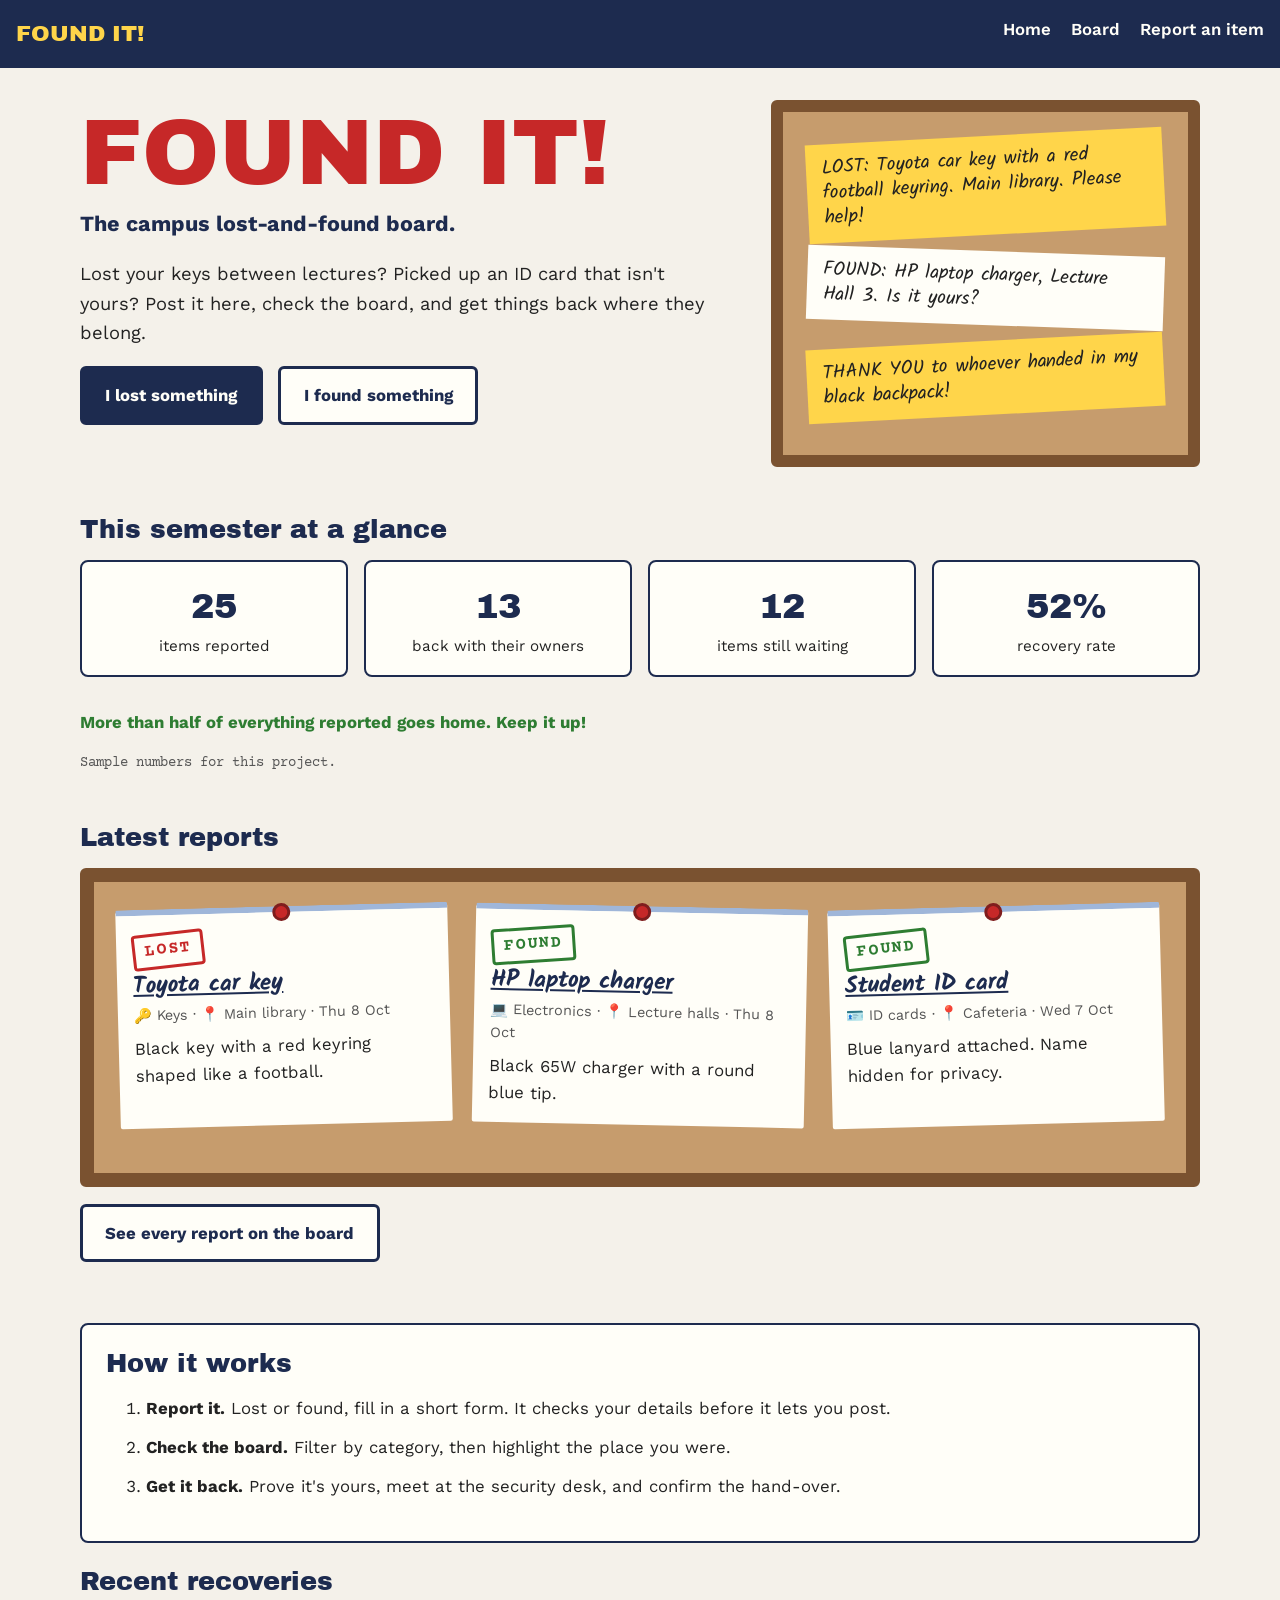
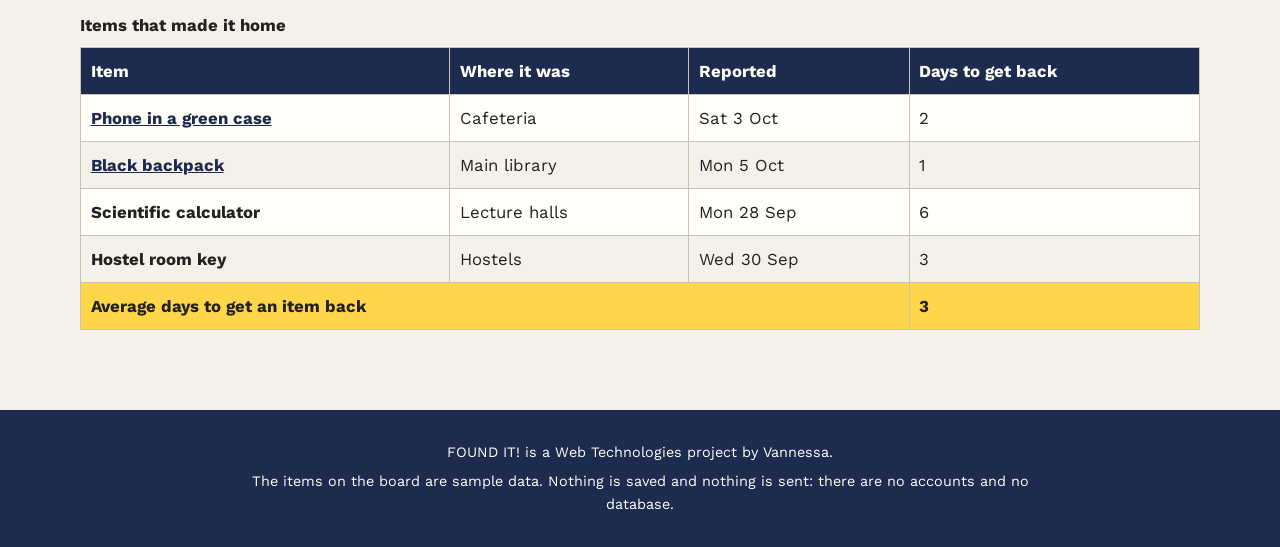
<file: index.html>
<!doctype html>
<html lang="en-GH">
  <head>
    <meta charset="utf-8" />
    <meta name="viewport" content="width=device-width, initial-scale=1" />
    <title>FOUND IT! | The campus lost-and-found board</title>
    <meta name="description" content="Lost something on campus? Found something that isn't yours? Post it on the board and get it home." />
    <meta name="author" content="Vannessa" />
    <link rel="stylesheet" href="https://fonts.googleapis.com/css2?family=Archivo+Black&family=Courier+Prime:wght@400;700&family=Kalam:wght@400;700&family=Work+Sans:wght@400;600;700&display=swap" />
    <link rel="stylesheet" href="css/style.css" />
    <!-- No "defer" here on purpose: the page calls these functions while it loads -->
    <script src="js/script.js"></script>
  </head>

  <body>
    <header class="site-header">
      <a class="logo" href="index.html">FOUND IT!</a>
      <nav>
        <ul class="nav-list">
          <li><a href="index.html">Home</a></li>
          <li><a href="board.html">Board</a></li>
          <li><a href="report.html">Report an item</a></li>
        </ul>
      </nav>
    </header>

    <main>
      <!-- ===== HERO ===== -->
      <section class="hero">
        <div>
          <h1 class="hero-title">FOUND IT!</h1>
          <p class="tagline">The campus lost-and-found board.</p>
          <p class="page-intro">
            Lost your keys between lectures? Picked up an ID card that isn't
            yours? Post it here, check the board, and get things back where
            they belong.
          </p>
          <p>
            <a class="btn btn-primary" href="board.html">I lost something</a>
            <a class="btn btn-secondary" href="report.html">I found something</a>
          </p>
        </div>

        <!-- Two notes pinned to a piece of cork. Each one links to a real item page. -->
        <div class="hero-board">
          <a class="note note-yellow" href="item-car-key.html">
            LOST: Toyota car key with a red football keyring. Main library. Please help!
          </a>
          <a class="note note-white" href="item-charger.html">
            FOUND: HP laptop charger, Lecture Hall 3. Is it yours?
          </a>
          <a class="note note-yellow" href="item-backpack.html">
            THANK YOU to whoever handed in my black backpack!
          </a>
        </div>
      </section>

      <!-- ===== STATS: written by JavaScript (writeStats in js/script.js) ===== -->
      <section>
        <h2>This semester at a glance</h2>
        <script>
          // 14 items reported lost, 11 reported found, 13 returned
          writeStats(14, 11, 13);
        </script>
        <p class="sample-note">Sample numbers for this project.</p>
      </section>

      <!-- ===== LATEST REPORTS ===== -->
      <section>
        <h2>Latest reports</h2>
        <div class="board">
          <!-- Classes: category (keys) and place (library), used by the filters -->
          <article class="card keys library">
            <span class="pin"></span>
            <p class="stamp stamp-lost">Lost</p>
            <h3><a href="item-car-key.html">Toyota car key</a></h3>
            <p class="card-meta">🔑 Keys · 📍 Main library · Thu 8 Oct</p>
            <p class="card-text">Black key with a red keyring shaped like a football.</p>
          </article>
          <!-- Classes: category (tech) and place (halls), used by the filters -->
          <article class="card tech halls">
            <span class="pin"></span>
            <p class="stamp stamp-found">Found</p>
            <h3><a href="item-charger.html">HP laptop charger</a></h3>
            <p class="card-meta">💻 Electronics · 📍 Lecture halls · Thu 8 Oct</p>
            <p class="card-text">Black 65W charger with a round blue tip.</p>
          </article>
          <!-- Classes: category (ids) and place (cafeteria), used by the filters -->
          <article class="card ids cafeteria">
            <span class="pin"></span>
            <p class="stamp stamp-found">Found</p>
            <h3><a href="item-student-id.html">Student ID card</a></h3>
            <p class="card-meta">🪪 ID cards · 📍 Cafeteria · Wed 7 Oct</p>
            <p class="card-text">Blue lanyard attached. Name hidden for privacy.</p>
          </article>
        </div>
        <p><a class="btn btn-secondary" href="board.html">See every report on the board</a></p>
      </section>

      <!-- ===== HOW IT WORKS: an ordered list, because it's a sequence ===== -->
      <section class="panel">
        <h2>How it works</h2>
        <ol class="steps">
          <li>
            <strong>Report it.</strong> Lost or found, fill in a short form.
            It checks your details before it lets you post.
          </li>
          <li>
            <strong>Check the board.</strong> Filter by category, then
            highlight the place you were.
          </li>
          <li>
            <strong>Get it back.</strong> Prove it's yours, meet at the
            security desk, and confirm the hand-over.
          </li>
        </ol>
      </section>

      <!-- ===== RECENT RECOVERIES: a data table (Lesson 4) ===== -->
      <section>
        <h2>Recent recoveries</h2>
        <table>
          <caption>Items that made it home</caption>
          <thead>
            <tr>
              <th scope="col">Item</th>
              <th scope="col">Where it was</th>
              <th scope="col">Reported</th>
              <th scope="col">Days to get back</th>
            </tr>
          </thead>
          <tbody>
            <tr>
              <th scope="row"><a href="item-phone.html">Phone in a green case</a></th>
              <td>Cafeteria</td>
              <td>Sat 3 Oct</td>
              <td>2</td>
            </tr>
            <tr>
              <th scope="row"><a href="item-backpack.html">Black backpack</a></th>
              <td>Main library</td>
              <td>Mon 5 Oct</td>
              <td>1</td>
            </tr>
            <tr>
              <th scope="row">Scientific calculator</th>
              <td>Lecture halls</td>
              <td>Mon 28 Sep</td>
              <td>6</td>
            </tr>
            <tr>
              <th scope="row">Hostel room key</th>
              <td>Hostels</td>
              <td>Wed 30 Sep</td>
              <td>3</td>
            </tr>
          </tbody>
          <tfoot>
            <tr>
              <th scope="row" colspan="3">Average days to get an item back</th>
              <td>
                <script>
                  // The brackets matter (Lesson 9, precedence).
                  // Without them, only the 3 would be divided by 4.
                  document.write(parseInt((2 + 1 + 6 + 3) / 4));
                </script>
              </td>
            </tr>
          </tfoot>
        </table>
      </section>
    </main>

    <footer class="site-footer">
      <p>FOUND IT! is a Web Technologies project by Vannessa.</p>
      <p>
        The items on the board are sample data. Nothing is saved and nothing
        is sent: there are no accounts and no database.
      </p>
    </footer>
  </body>
</html>
</file>
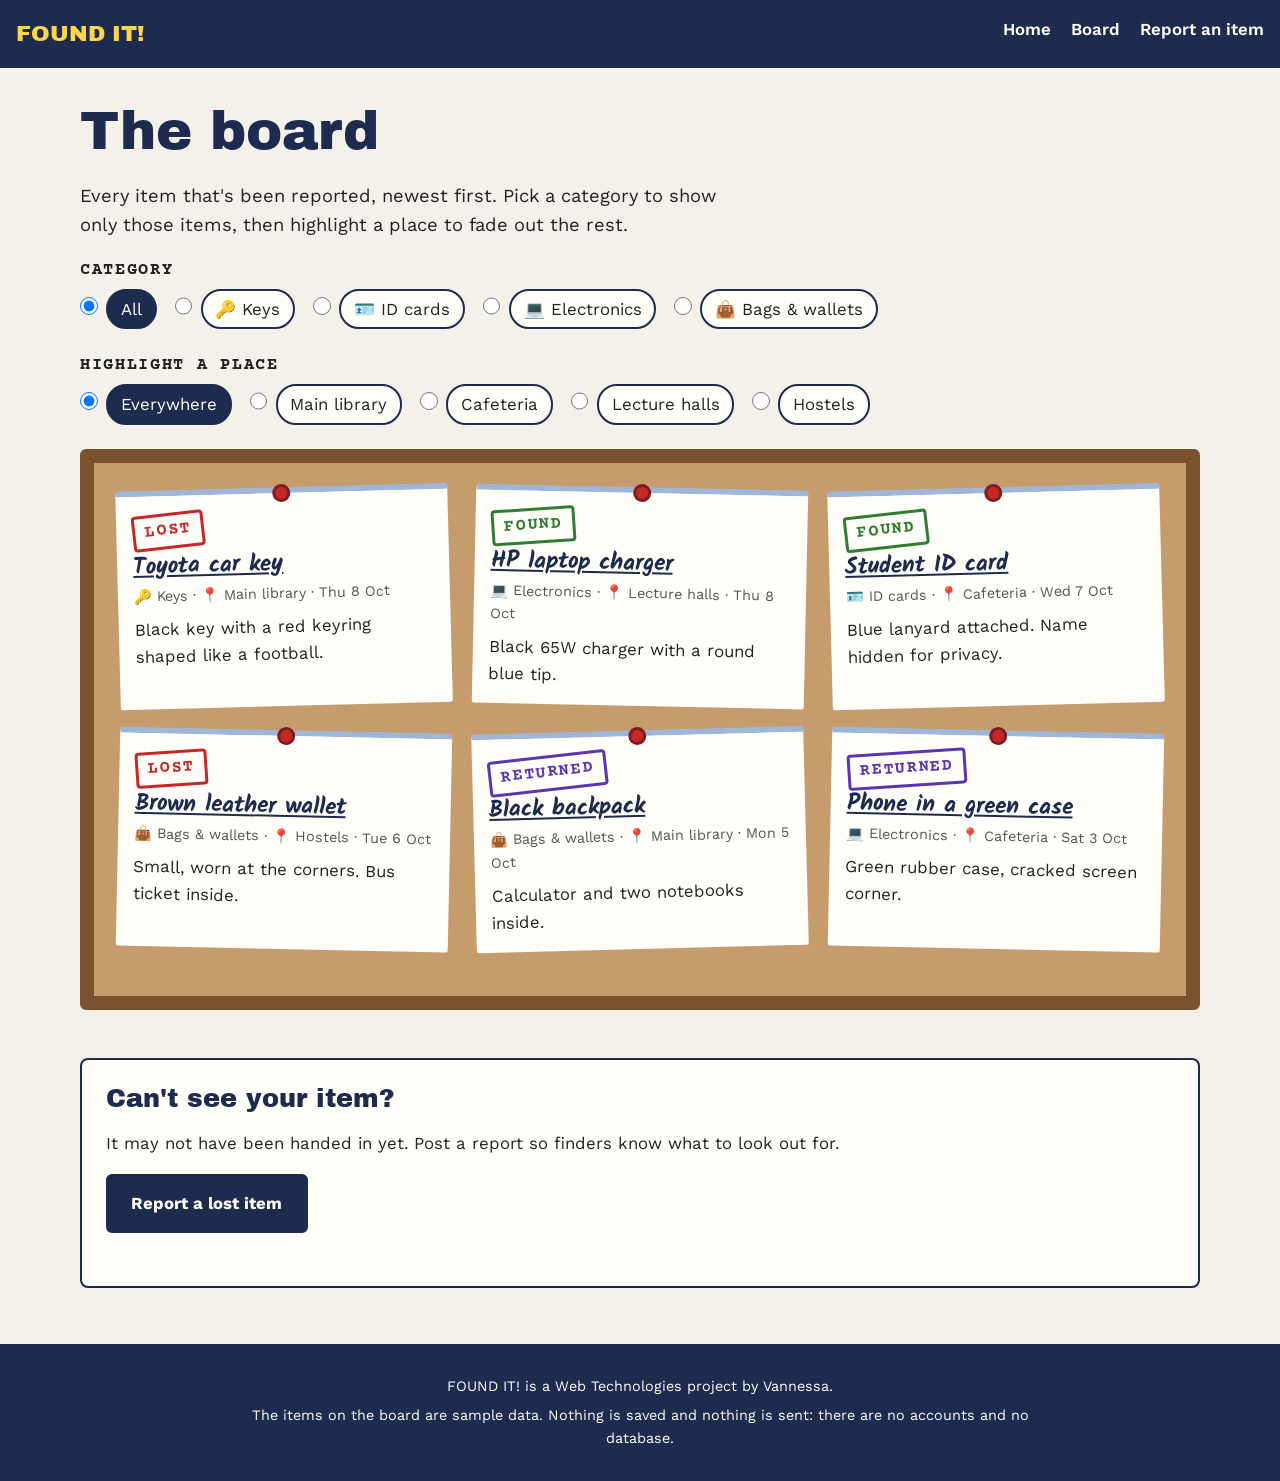
<file: board.html>
<!doctype html>
<html lang="en-GH">
  <head>
    <meta charset="utf-8" />
    <meta name="viewport" content="width=device-width, initial-scale=1" />
    <title>The board | FOUND IT!</title>
    <meta name="description" content="Every lost and found item on campus. Filter by category and place." />
    <meta name="author" content="Vannessa" />
    <link rel="stylesheet" href="https://fonts.googleapis.com/css2?family=Archivo+Black&family=Courier+Prime:wght@400;700&family=Kalam:wght@400;700&family=Work+Sans:wght@400;600;700&display=swap" />
    <link rel="stylesheet" href="css/style.css" />
    <!-- No "defer" here on purpose: the page calls these functions while it loads -->
    <script src="js/script.js"></script>
  </head>

  <body>
    <header class="site-header">
      <a class="logo" href="index.html">FOUND IT!</a>
      <nav>
        <ul class="nav-list">
          <li><a href="index.html">Home</a></li>
          <li><a href="board.html">Board</a></li>
          <li><a href="report.html">Report an item</a></li>
        </ul>
      </nav>
    </header>

    <main>
      <h1 class="page-title">The board</h1>
      <p class="page-intro">
        Every item that's been reported, newest first. Pick a category to show
        only those items, then highlight a place to fade out the rest.
      </p>

      <!--
        HOW THE FILTERS WORK (no JavaScript):
        The radio buttons come BEFORE the board in the HTML, and each
        label comes straight after its radio. The CSS (sections 11 and 12
        of style.css) uses ":checked" and "+" to step from the chosen
        radio to the board, then hides or fades the cards.
        The category radios are siblings of .loc-area.
        The location radios are siblings of .board.
        So don't put anything else between them, or the chain breaks.
      -->
      <section class="board-area">
        <p class="filter-title">Category</p>
        <input class="filter-radio" type="radio" name="category" id="cat-all" checked />
        <label for="cat-all">All</label>
        <input class="filter-radio" type="radio" name="category" id="cat-keys" />
        <label for="cat-keys">🔑 Keys</label>
        <input class="filter-radio" type="radio" name="category" id="cat-ids" />
        <label for="cat-ids">🪪 ID cards</label>
        <input class="filter-radio" type="radio" name="category" id="cat-tech" />
        <label for="cat-tech">💻 Electronics</label>
        <input class="filter-radio" type="radio" name="category" id="cat-bags" />
        <label for="cat-bags">👜 Bags &amp; wallets</label>

        <div class="loc-area">
          <p class="filter-title">Highlight a place</p>
          <input class="filter-radio" type="radio" name="place" id="loc-all" checked />
          <label for="loc-all">Everywhere</label>
          <input class="filter-radio" type="radio" name="place" id="loc-library" />
          <label for="loc-library">Main library</label>
          <input class="filter-radio" type="radio" name="place" id="loc-cafeteria" />
          <label for="loc-cafeteria">Cafeteria</label>
          <input class="filter-radio" type="radio" name="place" id="loc-halls" />
          <label for="loc-halls">Lecture halls</label>
          <input class="filter-radio" type="radio" name="place" id="loc-hostels" />
          <label for="loc-hostels">Hostels</label>

          <div class="board">
            <!-- Classes: category (keys) and place (library), used by the filters -->
            <article class="card keys library">
              <span class="pin"></span>
              <p class="stamp stamp-lost">Lost</p>
              <h3><a href="item-car-key.html">Toyota car key</a></h3>
              <p class="card-meta">🔑 Keys · 📍 Main library · Thu 8 Oct</p>
              <p class="card-text">Black key with a red keyring shaped like a football.</p>
            </article>
            <!-- Classes: category (tech) and place (halls), used by the filters -->
            <article class="card tech halls">
              <span class="pin"></span>
              <p class="stamp stamp-found">Found</p>
              <h3><a href="item-charger.html">HP laptop charger</a></h3>
              <p class="card-meta">💻 Electronics · 📍 Lecture halls · Thu 8 Oct</p>
              <p class="card-text">Black 65W charger with a round blue tip.</p>
            </article>
            <!-- Classes: category (ids) and place (cafeteria), used by the filters -->
            <article class="card ids cafeteria">
              <span class="pin"></span>
              <p class="stamp stamp-found">Found</p>
              <h3><a href="item-student-id.html">Student ID card</a></h3>
              <p class="card-meta">🪪 ID cards · 📍 Cafeteria · Wed 7 Oct</p>
              <p class="card-text">Blue lanyard attached. Name hidden for privacy.</p>
            </article>
            <!-- Classes: category (bags) and place (hostels), used by the filters -->
            <article class="card bags hostels">
              <span class="pin"></span>
              <p class="stamp stamp-lost">Lost</p>
              <h3><a href="item-wallet.html">Brown leather wallet</a></h3>
              <p class="card-meta">👜 Bags &amp; wallets · 📍 Hostels · Tue 6 Oct</p>
              <p class="card-text">Small, worn at the corners. Bus ticket inside.</p>
            </article>
            <!-- Classes: category (bags) and place (library), used by the filters -->
            <article class="card bags library">
              <span class="pin"></span>
              <p class="stamp stamp-returned">Returned</p>
              <h3><a href="item-backpack.html">Black backpack</a></h3>
              <p class="card-meta">👜 Bags &amp; wallets · 📍 Main library · Mon 5 Oct</p>
              <p class="card-text">Calculator and two notebooks inside.</p>
            </article>
            <!-- Classes: category (tech) and place (cafeteria), used by the filters -->
            <article class="card tech cafeteria">
              <span class="pin"></span>
              <p class="stamp stamp-returned">Returned</p>
              <h3><a href="item-phone.html">Phone in a green case</a></h3>
              <p class="card-meta">💻 Electronics · 📍 Cafeteria · Sat 3 Oct</p>
              <p class="card-text">Green rubber case, cracked screen corner.</p>
            </article>
          </div>
        </div>
      </section>

      <section class="panel">
        <h2>Can't see your item?</h2>
        <p>
          It may not have been handed in yet. Post a report so finders know
          what to look out for.
        </p>
        <p><a class="btn btn-primary" href="report.html">Report a lost item</a></p>
      </section>
    </main>

    <footer class="site-footer">
      <p>FOUND IT! is a Web Technologies project by Vannessa.</p>
      <p>
        The items on the board are sample data. Nothing is saved and nothing
        is sent: there are no accounts and no database.
      </p>
    </footer>
  </body>
</html>
</file>
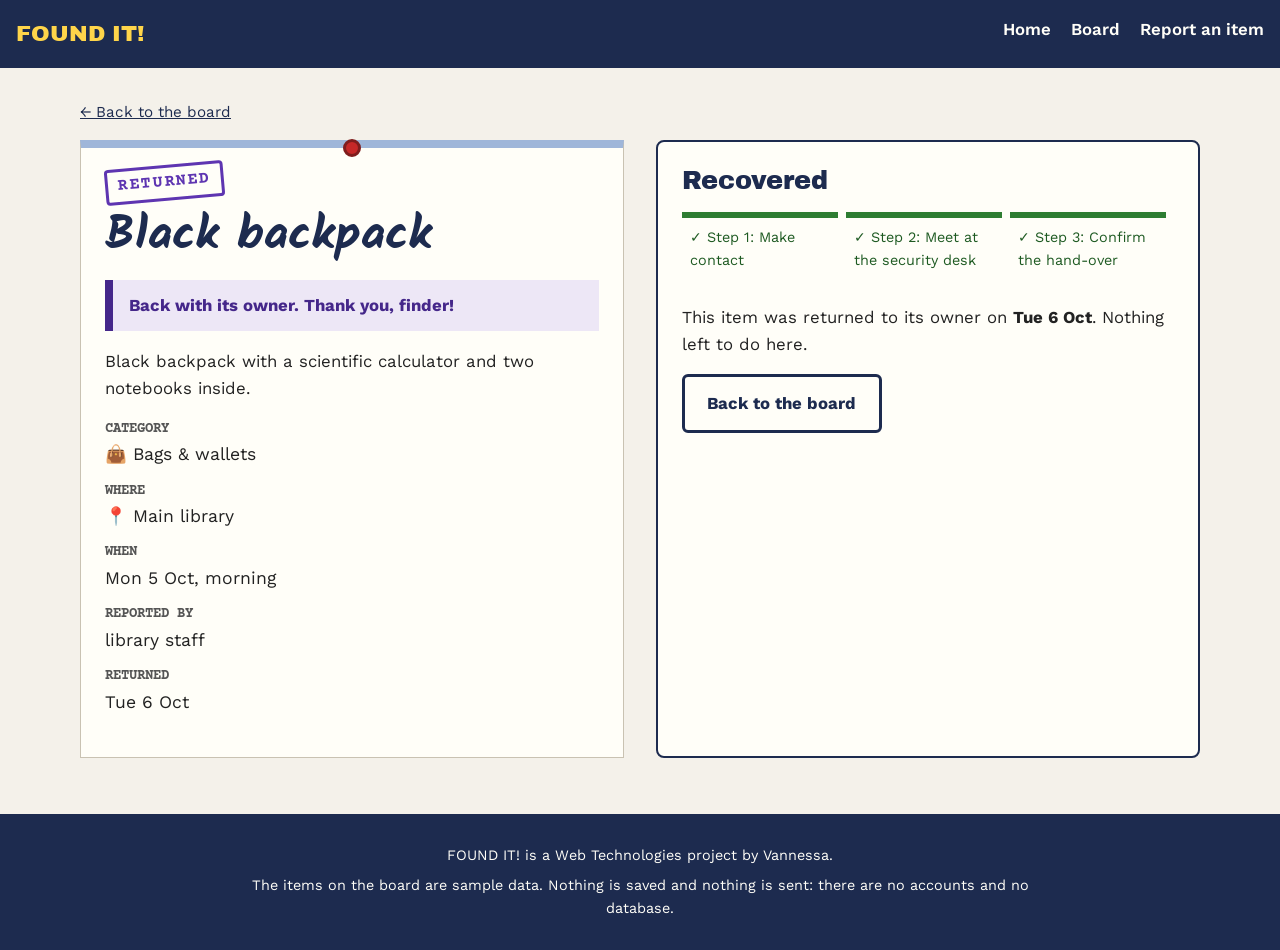
<file: item-backpack.html>
<!doctype html>
<html lang="en-GH">
  <head>
    <meta charset="utf-8" />
    <meta name="viewport" content="width=device-width, initial-scale=1" />
    <title>Black backpack | FOUND IT!</title>
    <meta name="description" content="Calculator and two notebooks inside." />
    <meta name="author" content="Vannessa" />
    <link rel="stylesheet" href="https://fonts.googleapis.com/css2?family=Archivo+Black&family=Courier+Prime:wght@400;700&family=Kalam:wght@400;700&family=Work+Sans:wght@400;600;700&display=swap" />
    <link rel="stylesheet" href="css/style.css" />
    <!-- No "defer" here on purpose: the page calls these functions while it loads -->
    <script src="js/script.js"></script>
  </head>

  <body>
    <header class="site-header">
      <a class="logo" href="index.html">FOUND IT!</a>
      <nav>
        <ul class="nav-list">
          <li><a href="index.html">Home</a></li>
          <li><a href="board.html">Board</a></li>
          <li><a href="report.html">Report an item</a></li>
        </ul>
      </nav>
    </header>

    <main>
      <p class="breadcrumb"><a href="board.html">← Back to the board</a></p>

      <div class="detail-layout">
        <!-- The item, written on a big index card -->
        <article class="detail-card">
          <span class="pin"></span>
          <p class="stamp stamp-returned">Returned</p>
          <h1>Black backpack</h1>

          <!-- JavaScript writes the status banner (switch statement) -->
          <script>
            writeStatus("returned");
          </script>

          <p>Black backpack with a scientific calculator and two notebooks inside.</p>

          <!-- A description list: each label (dt) has a value (dd) -->
          <dl class="detail-list">
            <dt>Category</dt>
            <dd>👜 Bags &amp; wallets</dd>

            <dt>Where</dt>
            <dd>📍 Main library</dd>

            <dt>When</dt>
            <dd>Mon 5 Oct, morning</dd>

            <dt>Reported by</dt>
            <dd>library staff</dd>

              <dt>Returned</dt>
              <dd>Tue 6 Oct</dd>
          </dl>
        </article>

        <!-- The guided recovery -->
        <section class="panel">
          <h2>Recovered</h2>
          <!-- JavaScript writes the 3-step progress bar (for loop) -->
          <script>
            writeProgress(4);
          </script>

          <p>
            This item was returned to its owner on <strong>Tue 6 Oct</strong>.
            Nothing left to do here.
          </p>
          <p><a class="btn btn-secondary" href="board.html">Back to the board</a></p>
        </section>
      </div>
    </main>

    <footer class="site-footer">
      <p>FOUND IT! is a Web Technologies project by Vannessa.</p>
      <p>
        The items on the board are sample data. Nothing is saved and nothing
        is sent: there are no accounts and no database.
      </p>
    </footer>
  </body>
</html>
</file>
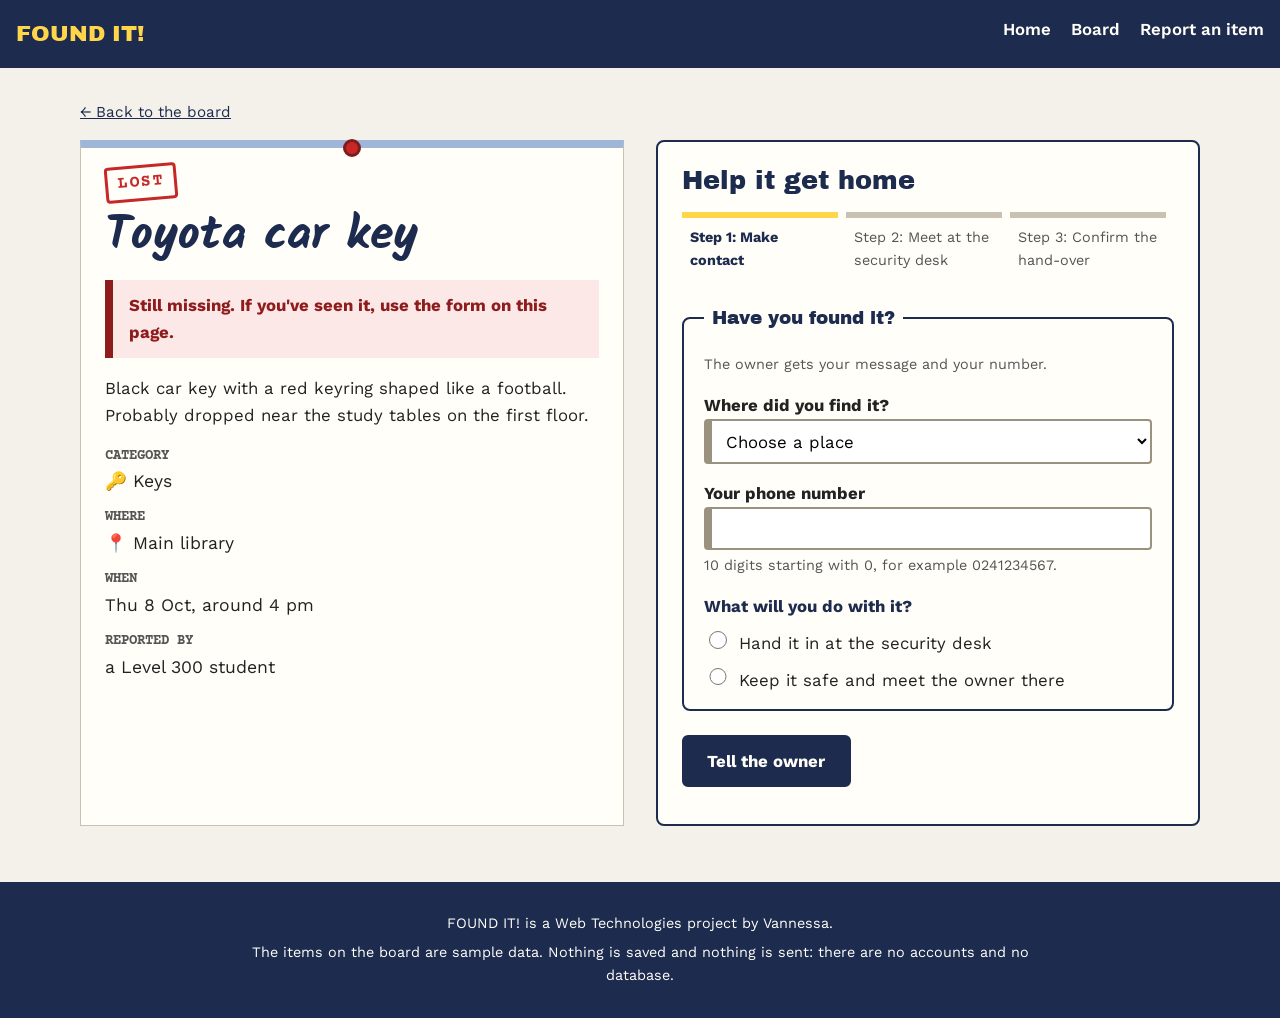
<file: item-car-key.html>
<!doctype html>
<html lang="en-GH">
  <head>
    <meta charset="utf-8" />
    <meta name="viewport" content="width=device-width, initial-scale=1" />
    <title>Toyota car key | FOUND IT!</title>
    <meta name="description" content="Black key with a red keyring shaped like a football." />
    <meta name="author" content="Vannessa" />
    <link rel="stylesheet" href="https://fonts.googleapis.com/css2?family=Archivo+Black&family=Courier+Prime:wght@400;700&family=Kalam:wght@400;700&family=Work+Sans:wght@400;600;700&display=swap" />
    <link rel="stylesheet" href="css/style.css" />
    <!-- No "defer" here on purpose: the page calls these functions while it loads -->
    <script src="js/script.js"></script>
  </head>

  <body>
    <header class="site-header">
      <a class="logo" href="index.html">FOUND IT!</a>
      <nav>
        <ul class="nav-list">
          <li><a href="index.html">Home</a></li>
          <li><a href="board.html">Board</a></li>
          <li><a href="report.html">Report an item</a></li>
        </ul>
      </nav>
    </header>

    <main>
      <p class="breadcrumb"><a href="board.html">← Back to the board</a></p>

      <div class="detail-layout">
        <!-- The item, written on a big index card -->
        <article class="detail-card">
          <span class="pin"></span>
          <p class="stamp stamp-lost">Lost</p>
          <h1>Toyota car key</h1>

          <!-- JavaScript writes the status banner (switch statement) -->
          <script>
            writeStatus("lost");
          </script>

          <p>Black car key with a red keyring shaped like a football. Probably dropped near the study tables on the first floor.</p>

          <!-- A description list: each label (dt) has a value (dd) -->
          <dl class="detail-list">
            <dt>Category</dt>
            <dd>🔑 Keys</dd>

            <dt>Where</dt>
            <dd>📍 Main library</dd>

            <dt>When</dt>
            <dd>Thu 8 Oct, around 4 pm</dd>

            <dt>Reported by</dt>
            <dd>a Level 300 student</dd>
          </dl>
        </article>

        <!-- The guided recovery -->
        <section class="panel">
          <h2>Help it get home</h2>
          <!-- JavaScript writes the 3-step progress bar (for loop) -->
          <script>
            writeProgress(1);
          </script>

          <!-- A finder tells the owner. Every rule is checked by the browser (Lesson 5). -->
          <form action="match.html" method="get">
            <fieldset>
              <legend>Have you found it?</legend>
              <p class="hint">The owner gets your message and your number.</p>

              <label class="field-label" for="found-where">Where did you find it?</label>
              <select class="field" id="found-where" name="found-where" required>
                <option value="">Choose a place</option>
                <option value="library">Main library</option>
                <option value="cafeteria">Cafeteria</option>
                <option value="halls">Lecture halls</option>
                <option value="hostels">Hostels</option>
                <option value="other">Somewhere else on campus</option>
              </select>

              <label class="field-label" for="phone">Your phone number</label>
              <input class="field" type="tel" id="phone" name="phone" required pattern="0[0-9]{9}" />
              <p class="hint">10 digits starting with 0, for example 0241234567.</p>

              <!-- A group of radio buttons gets its own fieldset and legend -->
              <fieldset>
                <legend>What will you do with it?</legend>
                <label class="choice">
                  <input type="radio" name="handover" value="security" required />
                  <span>Hand it in at the security desk</span>
                </label>
                <label class="choice">
                  <input type="radio" name="handover" value="meet" />
                  <span>Keep it safe and meet the owner there</span>
                </label>
              </fieldset>
            </fieldset>

            <button class="btn btn-primary" type="submit">Tell the owner</button>
          </form>
        </section>
      </div>
    </main>

    <footer class="site-footer">
      <p>FOUND IT! is a Web Technologies project by Vannessa.</p>
      <p>
        The items on the board are sample data. Nothing is saved and nothing
        is sent: there are no accounts and no database.
      </p>
    </footer>
  </body>
</html>
</file>
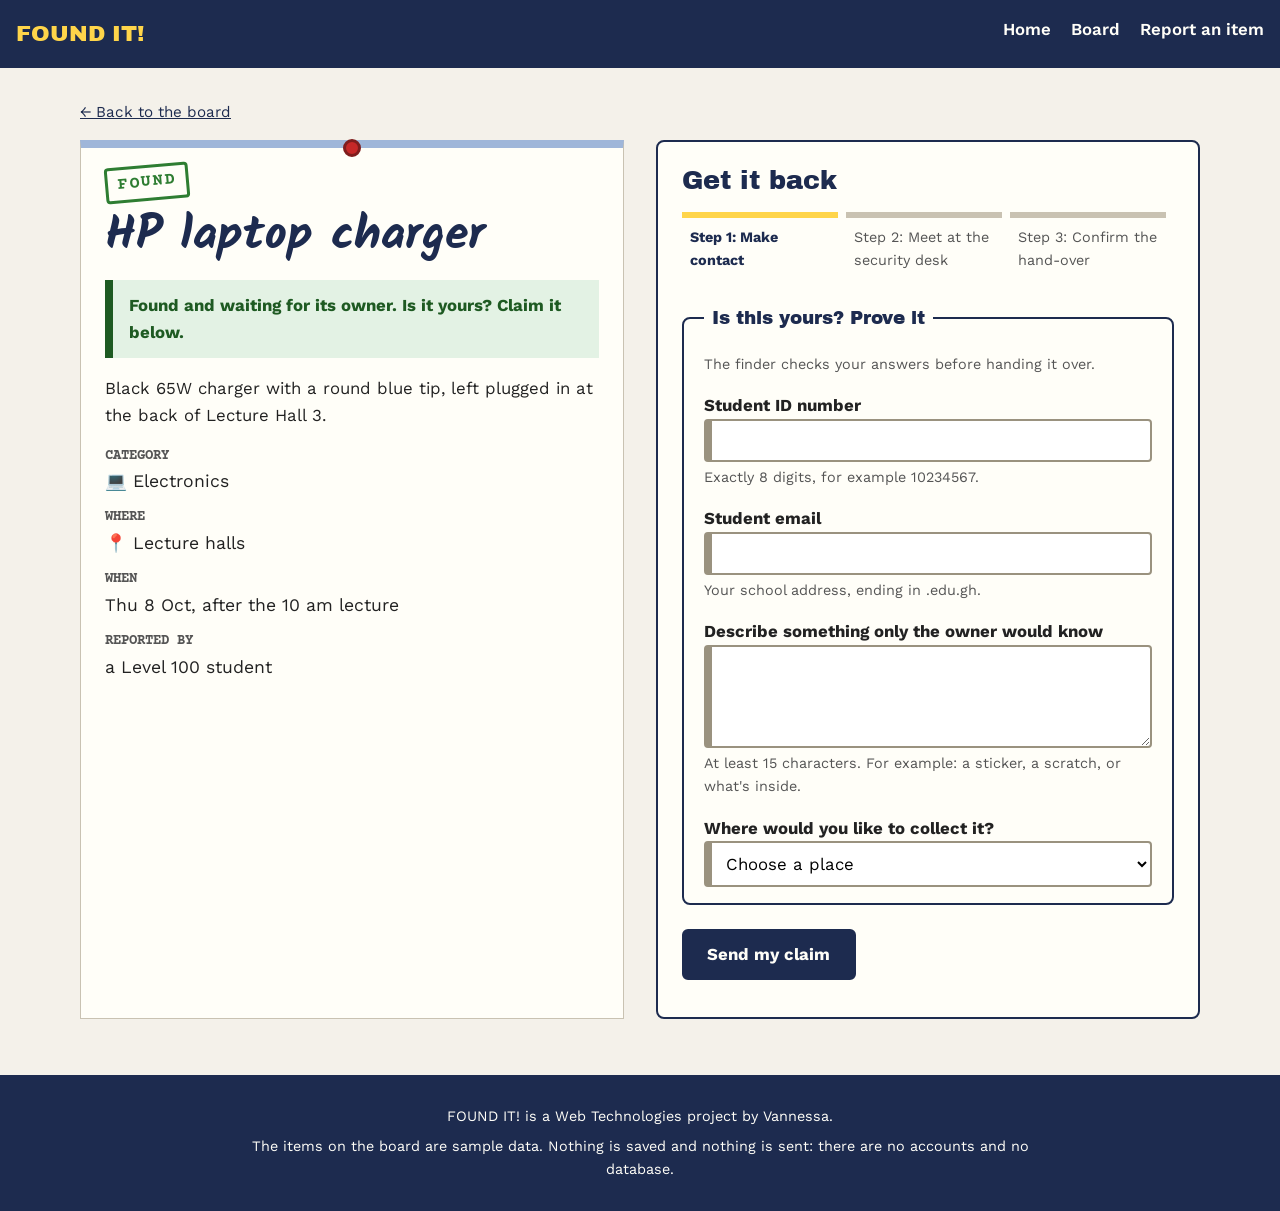
<file: item-charger.html>
<!doctype html>
<html lang="en-GH">
  <head>
    <meta charset="utf-8" />
    <meta name="viewport" content="width=device-width, initial-scale=1" />
    <title>HP laptop charger | FOUND IT!</title>
    <meta name="description" content="Black 65W charger with a round blue tip." />
    <meta name="author" content="Vannessa" />
    <link rel="stylesheet" href="https://fonts.googleapis.com/css2?family=Archivo+Black&family=Courier+Prime:wght@400;700&family=Kalam:wght@400;700&family=Work+Sans:wght@400;600;700&display=swap" />
    <link rel="stylesheet" href="css/style.css" />
    <!-- No "defer" here on purpose: the page calls these functions while it loads -->
    <script src="js/script.js"></script>
  </head>

  <body>
    <header class="site-header">
      <a class="logo" href="index.html">FOUND IT!</a>
      <nav>
        <ul class="nav-list">
          <li><a href="index.html">Home</a></li>
          <li><a href="board.html">Board</a></li>
          <li><a href="report.html">Report an item</a></li>
        </ul>
      </nav>
    </header>

    <main>
      <p class="breadcrumb"><a href="board.html">← Back to the board</a></p>

      <div class="detail-layout">
        <!-- The item, written on a big index card -->
        <article class="detail-card">
          <span class="pin"></span>
          <p class="stamp stamp-found">Found</p>
          <h1>HP laptop charger</h1>

          <!-- JavaScript writes the status banner (switch statement) -->
          <script>
            writeStatus("found");
          </script>

          <p>Black 65W charger with a round blue tip, left plugged in at the back of Lecture Hall 3.</p>

          <!-- A description list: each label (dt) has a value (dd) -->
          <dl class="detail-list">
            <dt>Category</dt>
            <dd>💻 Electronics</dd>

            <dt>Where</dt>
            <dd>📍 Lecture halls</dd>

            <dt>When</dt>
            <dd>Thu 8 Oct, after the 10 am lecture</dd>

            <dt>Reported by</dt>
            <dd>a Level 100 student</dd>
          </dl>
        </article>

        <!-- The guided recovery -->
        <section class="panel">
          <h2>Get it back</h2>
          <!-- JavaScript writes the 3-step progress bar (for loop) -->
          <script>
            writeProgress(1);
          </script>

          <!-- The owner proves the item is theirs. Every rule is checked by the browser (Lesson 5). -->
          <form action="match.html" method="get">
            <fieldset>
              <legend>Is this yours? Prove it</legend>
              <p class="hint">The finder checks your answers before handing it over.</p>

              <label class="field-label" for="student-id">Student ID number</label>
              <input class="field" type="text" id="student-id" name="student-id" required pattern="[0-9]{8}" />
              <p class="hint">Exactly 8 digits, for example 10234567.</p>

              <label class="field-label" for="email">Student email</label>
              <input class="field" type="email" id="email" name="email" required pattern=".+@.+\.edu\.gh" />
              <p class="hint">Your school address, ending in .edu.gh.</p>

              <label class="field-label" for="proof">Describe something only the owner would know</label>
              <textarea class="field" id="proof" name="proof" rows="4" required minlength="15" maxlength="300"></textarea>
              <p class="hint">At least 15 characters. For example: a sticker, a scratch, or what's inside.</p>

              <label class="field-label" for="pickup">Where would you like to collect it?</label>
              <select class="field" id="pickup" name="pickup" required>
                <!-- value="" makes this option count as "nothing chosen yet" -->
                <option value="">Choose a place</option>
                <option value="security">Security desk, main gate</option>
                <option value="library">Library front desk</option>
              </select>
            </fieldset>

            <button class="btn btn-primary" type="submit">Send my claim</button>
          </form>
        </section>
      </div>
    </main>

    <footer class="site-footer">
      <p>FOUND IT! is a Web Technologies project by Vannessa.</p>
      <p>
        The items on the board are sample data. Nothing is saved and nothing
        is sent: there are no accounts and no database.
      </p>
    </footer>
  </body>
</html>
</file>
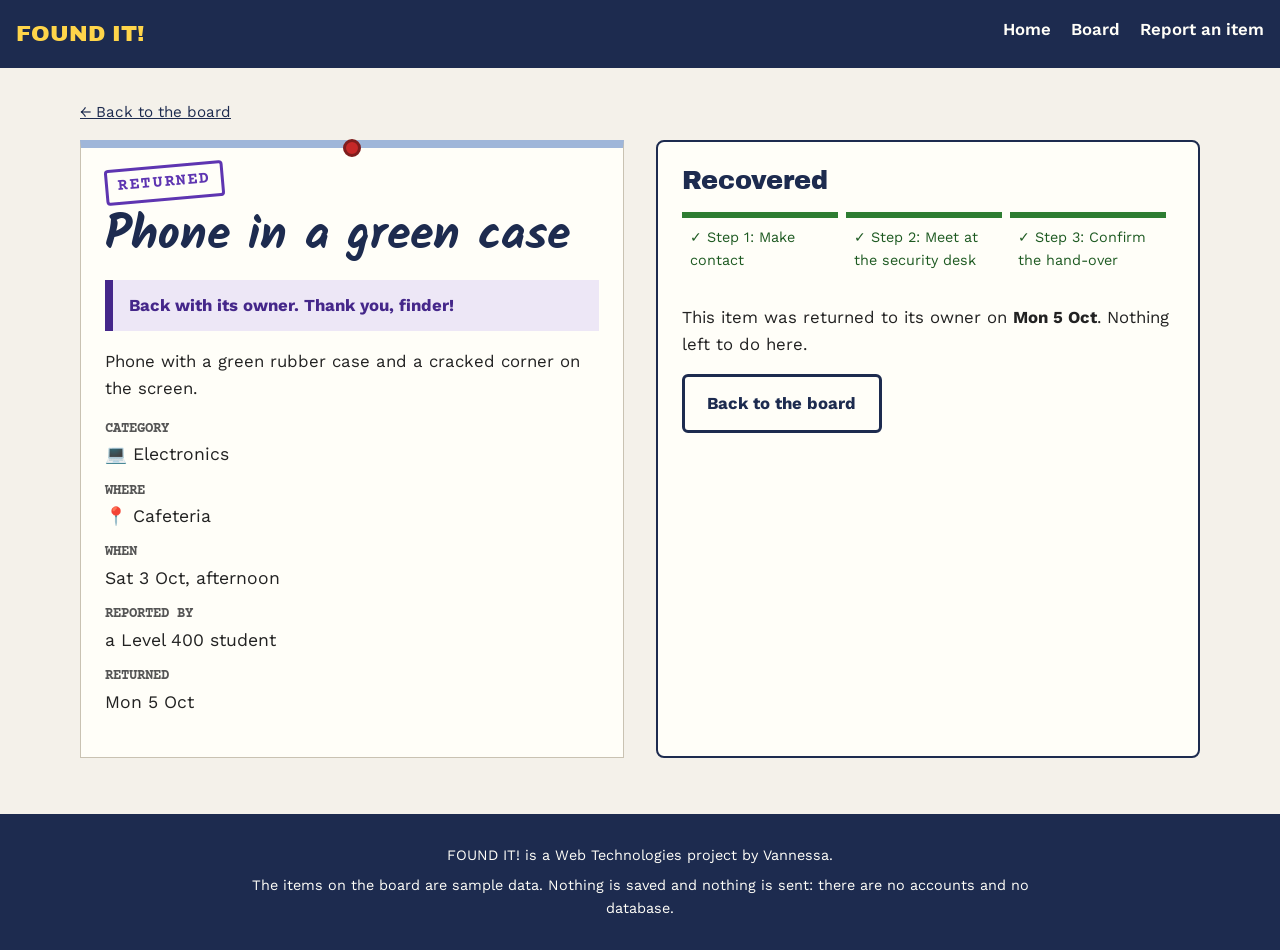
<file: item-phone.html>
<!doctype html>
<html lang="en-GH">
  <head>
    <meta charset="utf-8" />
    <meta name="viewport" content="width=device-width, initial-scale=1" />
    <title>Phone in a green case | FOUND IT!</title>
    <meta name="description" content="Green rubber case, cracked screen corner." />
    <meta name="author" content="Vannessa" />
    <link rel="stylesheet" href="https://fonts.googleapis.com/css2?family=Archivo+Black&family=Courier+Prime:wght@400;700&family=Kalam:wght@400;700&family=Work+Sans:wght@400;600;700&display=swap" />
    <link rel="stylesheet" href="css/style.css" />
    <!-- No "defer" here on purpose: the page calls these functions while it loads -->
    <script src="js/script.js"></script>
  </head>

  <body>
    <header class="site-header">
      <a class="logo" href="index.html">FOUND IT!</a>
      <nav>
        <ul class="nav-list">
          <li><a href="index.html">Home</a></li>
          <li><a href="board.html">Board</a></li>
          <li><a href="report.html">Report an item</a></li>
        </ul>
      </nav>
    </header>

    <main>
      <p class="breadcrumb"><a href="board.html">← Back to the board</a></p>

      <div class="detail-layout">
        <!-- The item, written on a big index card -->
        <article class="detail-card">
          <span class="pin"></span>
          <p class="stamp stamp-returned">Returned</p>
          <h1>Phone in a green case</h1>

          <!-- JavaScript writes the status banner (switch statement) -->
          <script>
            writeStatus("returned");
          </script>

          <p>Phone with a green rubber case and a cracked corner on the screen.</p>

          <!-- A description list: each label (dt) has a value (dd) -->
          <dl class="detail-list">
            <dt>Category</dt>
            <dd>💻 Electronics</dd>

            <dt>Where</dt>
            <dd>📍 Cafeteria</dd>

            <dt>When</dt>
            <dd>Sat 3 Oct, afternoon</dd>

            <dt>Reported by</dt>
            <dd>a Level 400 student</dd>

              <dt>Returned</dt>
              <dd>Mon 5 Oct</dd>
          </dl>
        </article>

        <!-- The guided recovery -->
        <section class="panel">
          <h2>Recovered</h2>
          <!-- JavaScript writes the 3-step progress bar (for loop) -->
          <script>
            writeProgress(4);
          </script>

          <p>
            This item was returned to its owner on <strong>Mon 5 Oct</strong>.
            Nothing left to do here.
          </p>
          <p><a class="btn btn-secondary" href="board.html">Back to the board</a></p>
        </section>
      </div>
    </main>

    <footer class="site-footer">
      <p>FOUND IT! is a Web Technologies project by Vannessa.</p>
      <p>
        The items on the board are sample data. Nothing is saved and nothing
        is sent: there are no accounts and no database.
      </p>
    </footer>
  </body>
</html>
</file>
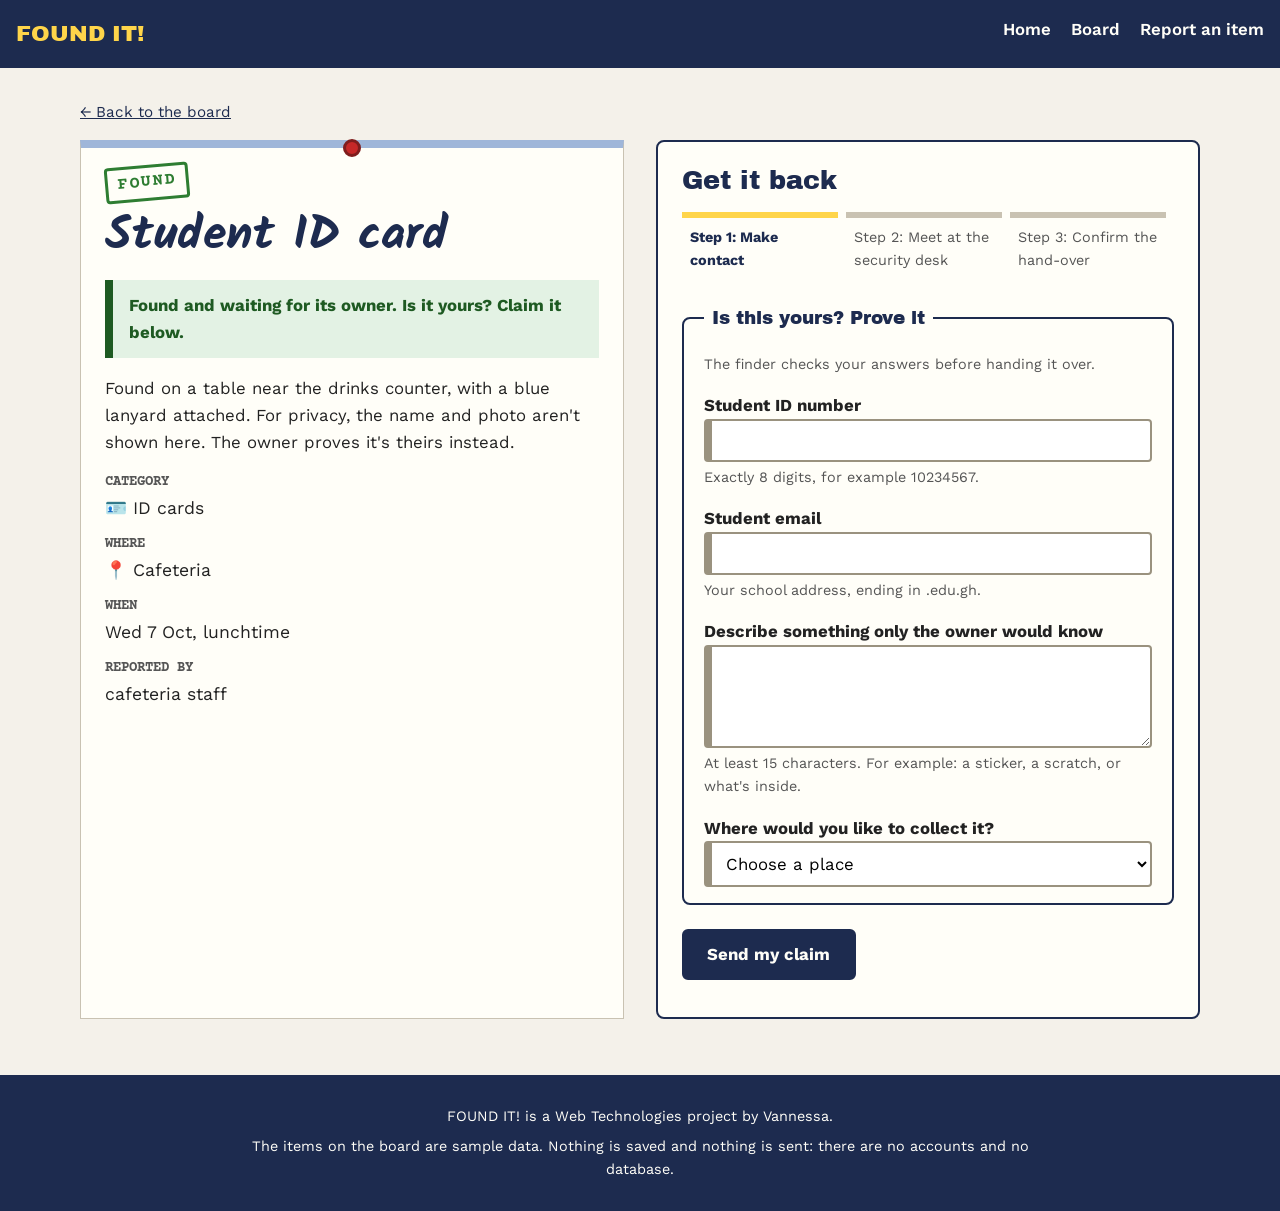
<file: item-student-id.html>
<!doctype html>
<html lang="en-GH">
  <head>
    <meta charset="utf-8" />
    <meta name="viewport" content="width=device-width, initial-scale=1" />
    <title>Student ID card | FOUND IT!</title>
    <meta name="description" content="Blue lanyard attached. Name hidden for privacy." />
    <meta name="author" content="Vannessa" />
    <link rel="stylesheet" href="https://fonts.googleapis.com/css2?family=Archivo+Black&family=Courier+Prime:wght@400;700&family=Kalam:wght@400;700&family=Work+Sans:wght@400;600;700&display=swap" />
    <link rel="stylesheet" href="css/style.css" />
    <!-- No "defer" here on purpose: the page calls these functions while it loads -->
    <script src="js/script.js"></script>
  </head>

  <body>
    <header class="site-header">
      <a class="logo" href="index.html">FOUND IT!</a>
      <nav>
        <ul class="nav-list">
          <li><a href="index.html">Home</a></li>
          <li><a href="board.html">Board</a></li>
          <li><a href="report.html">Report an item</a></li>
        </ul>
      </nav>
    </header>

    <main>
      <p class="breadcrumb"><a href="board.html">← Back to the board</a></p>

      <div class="detail-layout">
        <!-- The item, written on a big index card -->
        <article class="detail-card">
          <span class="pin"></span>
          <p class="stamp stamp-found">Found</p>
          <h1>Student ID card</h1>

          <!-- JavaScript writes the status banner (switch statement) -->
          <script>
            writeStatus("found");
          </script>

          <p>Found on a table near the drinks counter, with a blue lanyard attached. For privacy, the name and photo aren't shown here. The owner proves it's theirs instead.</p>

          <!-- A description list: each label (dt) has a value (dd) -->
          <dl class="detail-list">
            <dt>Category</dt>
            <dd>🪪 ID cards</dd>

            <dt>Where</dt>
            <dd>📍 Cafeteria</dd>

            <dt>When</dt>
            <dd>Wed 7 Oct, lunchtime</dd>

            <dt>Reported by</dt>
            <dd>cafeteria staff</dd>
          </dl>
        </article>

        <!-- The guided recovery -->
        <section class="panel">
          <h2>Get it back</h2>
          <!-- JavaScript writes the 3-step progress bar (for loop) -->
          <script>
            writeProgress(1);
          </script>

          <!-- The owner proves the item is theirs. Every rule is checked by the browser (Lesson 5). -->
          <form action="match.html" method="get">
            <fieldset>
              <legend>Is this yours? Prove it</legend>
              <p class="hint">The finder checks your answers before handing it over.</p>

              <label class="field-label" for="student-id">Student ID number</label>
              <input class="field" type="text" id="student-id" name="student-id" required pattern="[0-9]{8}" />
              <p class="hint">Exactly 8 digits, for example 10234567.</p>

              <label class="field-label" for="email">Student email</label>
              <input class="field" type="email" id="email" name="email" required pattern=".+@.+\.edu\.gh" />
              <p class="hint">Your school address, ending in .edu.gh.</p>

              <label class="field-label" for="proof">Describe something only the owner would know</label>
              <textarea class="field" id="proof" name="proof" rows="4" required minlength="15" maxlength="300"></textarea>
              <p class="hint">At least 15 characters. For example: a sticker, a scratch, or what's inside.</p>

              <label class="field-label" for="pickup">Where would you like to collect it?</label>
              <select class="field" id="pickup" name="pickup" required>
                <!-- value="" makes this option count as "nothing chosen yet" -->
                <option value="">Choose a place</option>
                <option value="security">Security desk, main gate</option>
                <option value="library">Library front desk</option>
              </select>
            </fieldset>

            <button class="btn btn-primary" type="submit">Send my claim</button>
          </form>
        </section>
      </div>
    </main>

    <footer class="site-footer">
      <p>FOUND IT! is a Web Technologies project by Vannessa.</p>
      <p>
        The items on the board are sample data. Nothing is saved and nothing
        is sent: there are no accounts and no database.
      </p>
    </footer>
  </body>
</html>
</file>
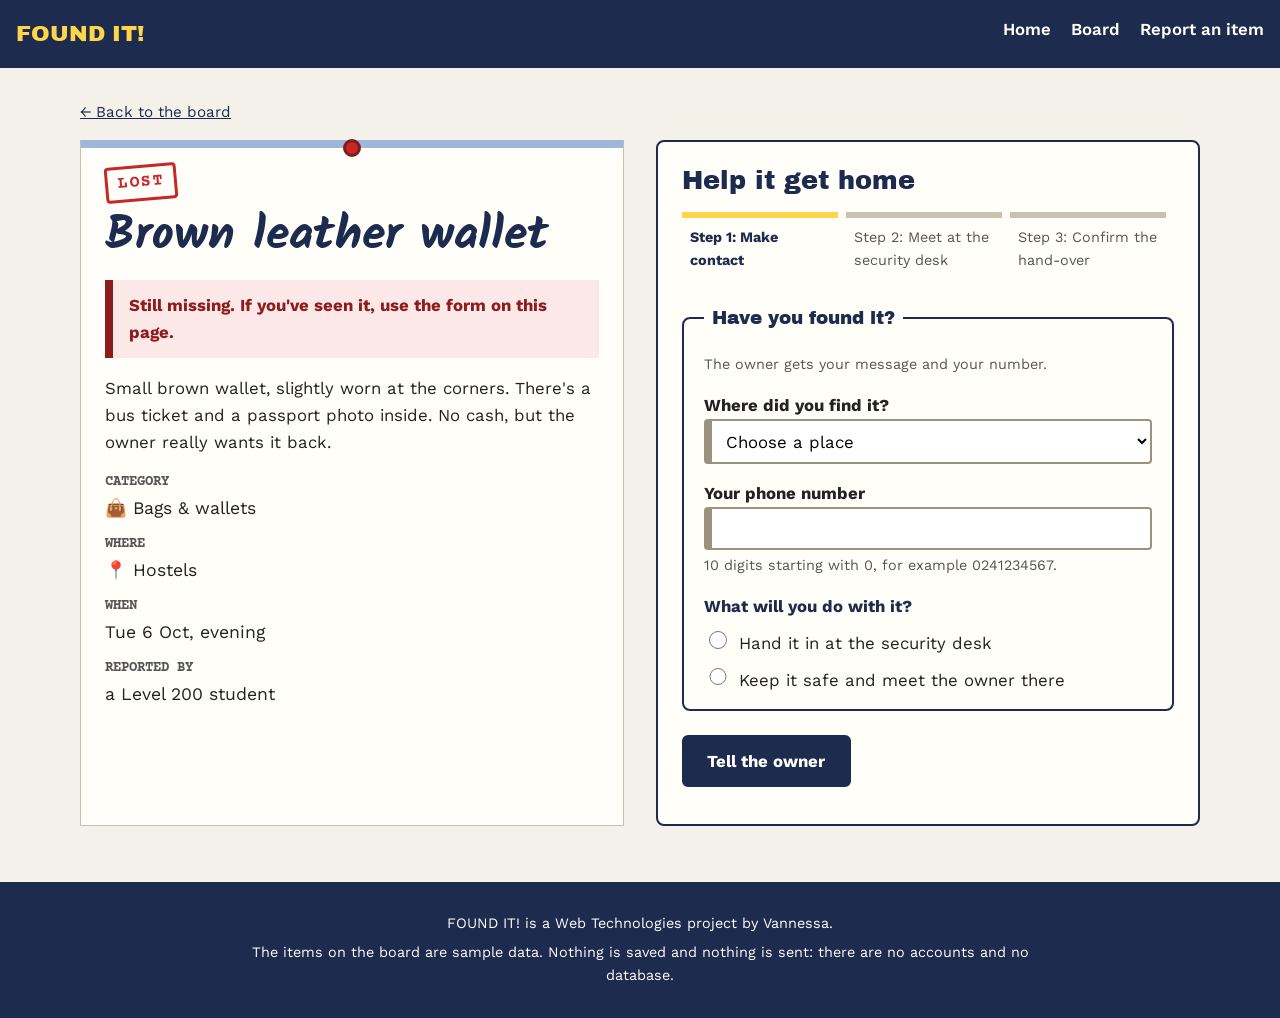
<file: item-wallet.html>
<!doctype html>
<html lang="en-GH">
  <head>
    <meta charset="utf-8" />
    <meta name="viewport" content="width=device-width, initial-scale=1" />
    <title>Brown leather wallet | FOUND IT!</title>
    <meta name="description" content="Small, worn at the corners. Bus ticket inside." />
    <meta name="author" content="Vannessa" />
    <link rel="stylesheet" href="https://fonts.googleapis.com/css2?family=Archivo+Black&family=Courier+Prime:wght@400;700&family=Kalam:wght@400;700&family=Work+Sans:wght@400;600;700&display=swap" />
    <link rel="stylesheet" href="css/style.css" />
    <!-- No "defer" here on purpose: the page calls these functions while it loads -->
    <script src="js/script.js"></script>
  </head>

  <body>
    <header class="site-header">
      <a class="logo" href="index.html">FOUND IT!</a>
      <nav>
        <ul class="nav-list">
          <li><a href="index.html">Home</a></li>
          <li><a href="board.html">Board</a></li>
          <li><a href="report.html">Report an item</a></li>
        </ul>
      </nav>
    </header>

    <main>
      <p class="breadcrumb"><a href="board.html">← Back to the board</a></p>

      <div class="detail-layout">
        <!-- The item, written on a big index card -->
        <article class="detail-card">
          <span class="pin"></span>
          <p class="stamp stamp-lost">Lost</p>
          <h1>Brown leather wallet</h1>

          <!-- JavaScript writes the status banner (switch statement) -->
          <script>
            writeStatus("lost");
          </script>

          <p>Small brown wallet, slightly worn at the corners. There's a bus ticket and a passport photo inside. No cash, but the owner really wants it back.</p>

          <!-- A description list: each label (dt) has a value (dd) -->
          <dl class="detail-list">
            <dt>Category</dt>
            <dd>👜 Bags &amp; wallets</dd>

            <dt>Where</dt>
            <dd>📍 Hostels</dd>

            <dt>When</dt>
            <dd>Tue 6 Oct, evening</dd>

            <dt>Reported by</dt>
            <dd>a Level 200 student</dd>
          </dl>
        </article>

        <!-- The guided recovery -->
        <section class="panel">
          <h2>Help it get home</h2>
          <!-- JavaScript writes the 3-step progress bar (for loop) -->
          <script>
            writeProgress(1);
          </script>

          <!-- A finder tells the owner. Every rule is checked by the browser (Lesson 5). -->
          <form action="match.html" method="get">
            <fieldset>
              <legend>Have you found it?</legend>
              <p class="hint">The owner gets your message and your number.</p>

              <label class="field-label" for="found-where">Where did you find it?</label>
              <select class="field" id="found-where" name="found-where" required>
                <option value="">Choose a place</option>
                <option value="library">Main library</option>
                <option value="cafeteria">Cafeteria</option>
                <option value="halls">Lecture halls</option>
                <option value="hostels">Hostels</option>
                <option value="other">Somewhere else on campus</option>
              </select>

              <label class="field-label" for="phone">Your phone number</label>
              <input class="field" type="tel" id="phone" name="phone" required pattern="0[0-9]{9}" />
              <p class="hint">10 digits starting with 0, for example 0241234567.</p>

              <!-- A group of radio buttons gets its own fieldset and legend -->
              <fieldset>
                <legend>What will you do with it?</legend>
                <label class="choice">
                  <input type="radio" name="handover" value="security" required />
                  <span>Hand it in at the security desk</span>
                </label>
                <label class="choice">
                  <input type="radio" name="handover" value="meet" />
                  <span>Keep it safe and meet the owner there</span>
                </label>
              </fieldset>
            </fieldset>

            <button class="btn btn-primary" type="submit">Tell the owner</button>
          </form>
        </section>
      </div>
    </main>

    <footer class="site-footer">
      <p>FOUND IT! is a Web Technologies project by Vannessa.</p>
      <p>
        The items on the board are sample data. Nothing is saved and nothing
        is sent: there are no accounts and no database.
      </p>
    </footer>
  </body>
</html>
</file>
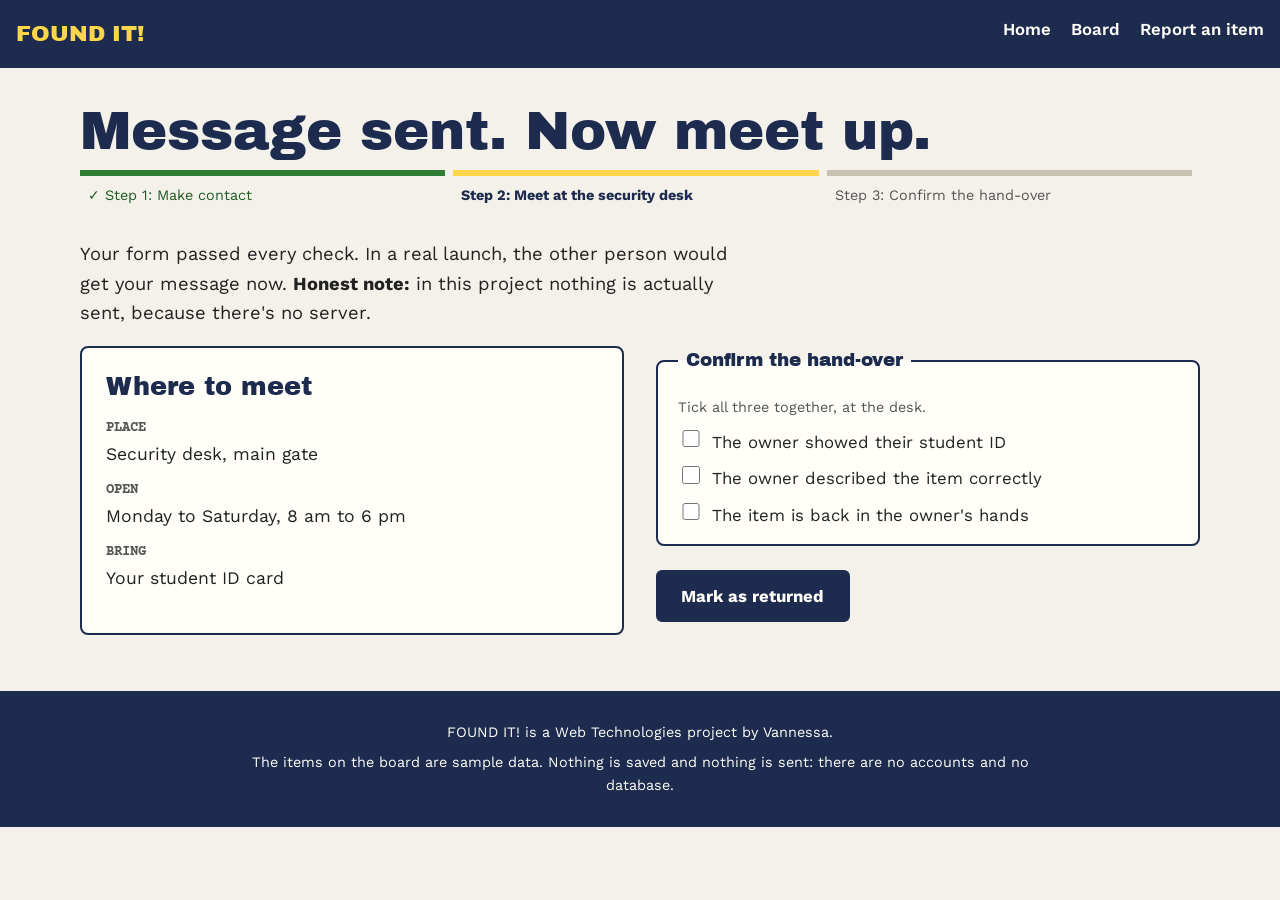
<file: match.html>
<!doctype html>
<html lang="en-GH">
  <head>
    <meta charset="utf-8" />
    <meta name="viewport" content="width=device-width, initial-scale=1" />
    <title>Meet at the security desk | FOUND IT!</title>
    <meta name="description" content="Step 2: meet and hand over the item." />
    <meta name="author" content="Vannessa" />
    <link rel="stylesheet" href="https://fonts.googleapis.com/css2?family=Archivo+Black&family=Courier+Prime:wght@400;700&family=Kalam:wght@400;700&family=Work+Sans:wght@400;600;700&display=swap" />
    <link rel="stylesheet" href="css/style.css" />
    <!-- No "defer" here on purpose: the page calls these functions while it loads -->
    <script src="js/script.js"></script>
  </head>

  <body>
    <header class="site-header">
      <a class="logo" href="index.html">FOUND IT!</a>
      <nav>
        <ul class="nav-list">
          <li><a href="index.html">Home</a></li>
          <li><a href="board.html">Board</a></li>
          <li><a href="report.html">Report an item</a></li>
        </ul>
      </nav>
    </header>

    <main>
      <h1 class="page-title">Message sent. Now meet up.</h1>
      <script>
        writeProgress(2);
      </script>

      <p class="page-intro">
        Your form passed every check. In a real launch, the other person would
        get your message now. <strong>Honest note:</strong> in this project
        nothing is actually sent, because there's no server.
      </p>

      <div class="detail-layout">
        <section class="panel">
          <h2>Where to meet</h2>
          <dl class="detail-list">
            <dt>Place</dt>
            <dd>Security desk, main gate</dd>
            <dt>Open</dt>
            <dd>Monday to Saturday, 8 am to 6 pm</dd>
            <dt>Bring</dt>
            <dd>Your student ID card</dd>
          </dl>
        </section>

        <!-- Step 3: both people confirm the hand-over before it's marked as returned -->
        <form action="recovered.html" method="get">
          <fieldset>
            <legend>Confirm the hand-over</legend>
            <p class="hint">Tick all three together, at the desk.</p>
            <label class="choice">
              <input type="checkbox" name="id-checked" value="yes" required />
              <span>The owner showed their student ID</span>
            </label>
            <label class="choice">
              <input type="checkbox" name="described" value="yes" required />
              <span>The owner described the item correctly</span>
            </label>
            <label class="choice">
              <input type="checkbox" name="handed" value="yes" required />
              <span>The item is back in the owner's hands</span>
            </label>
          </fieldset>
          <button class="btn btn-primary" type="submit">Mark as returned</button>
        </form>
      </div>
    </main>

    <footer class="site-footer">
      <p>FOUND IT! is a Web Technologies project by Vannessa.</p>
      <p>
        The items on the board are sample data. Nothing is saved and nothing
        is sent: there are no accounts and no database.
      </p>
    </footer>
  </body>
</html>
</file>
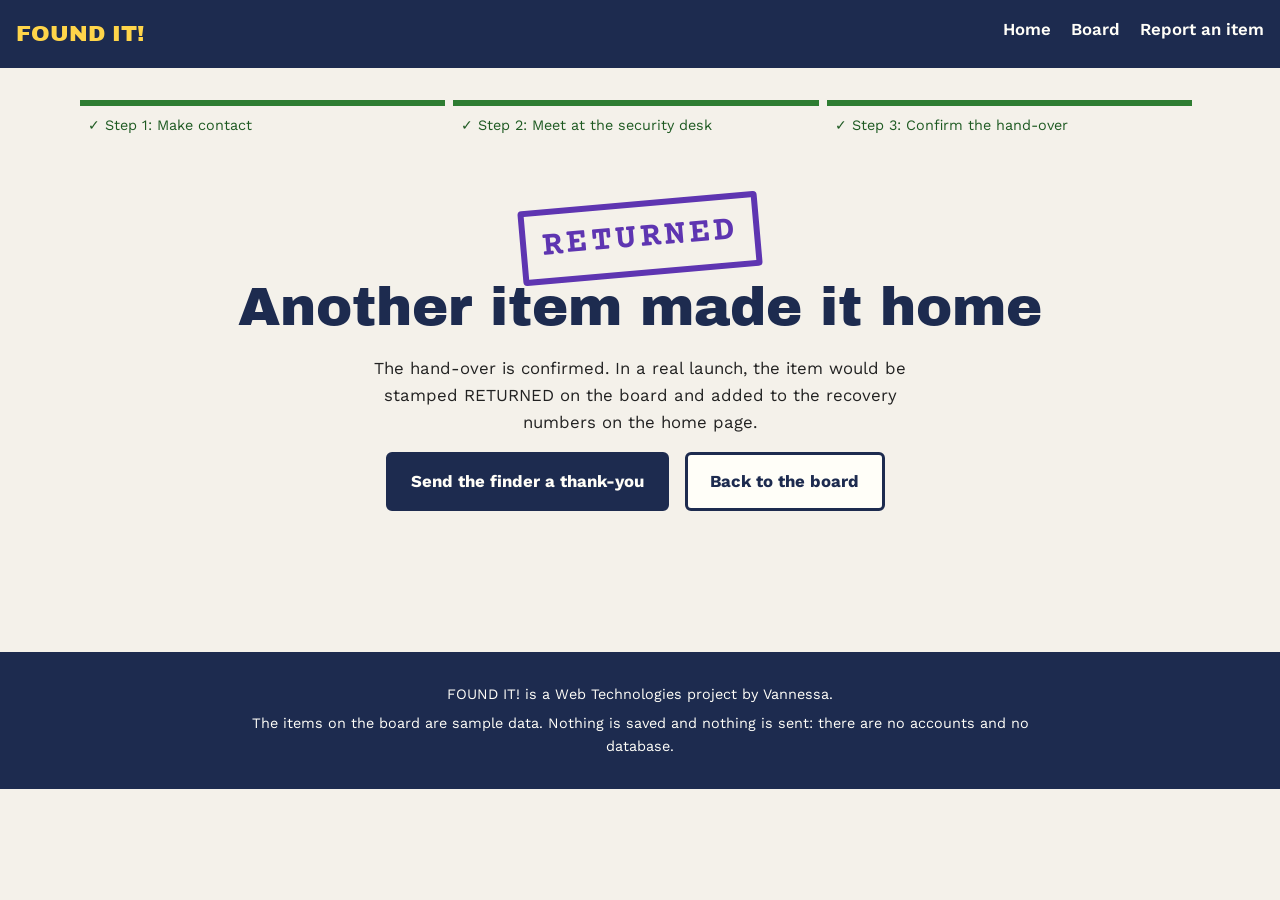
<file: recovered.html>
<!doctype html>
<html lang="en-GH">
  <head>
    <meta charset="utf-8" />
    <meta name="viewport" content="width=device-width, initial-scale=1" />
    <title>Returned! | FOUND IT!</title>
    <meta name="description" content="Another item made it home." />
    <meta name="author" content="Vannessa" />
    <link rel="stylesheet" href="https://fonts.googleapis.com/css2?family=Archivo+Black&family=Courier+Prime:wght@400;700&family=Kalam:wght@400;700&family=Work+Sans:wght@400;600;700&display=swap" />
    <link rel="stylesheet" href="css/style.css" />
    <!-- No "defer" here on purpose: the page calls these functions while it loads -->
    <script src="js/script.js"></script>
  </head>

  <body>
    <header class="site-header">
      <a class="logo" href="index.html">FOUND IT!</a>
      <nav>
        <ul class="nav-list">
          <li><a href="index.html">Home</a></li>
          <li><a href="board.html">Board</a></li>
          <li><a href="report.html">Report an item</a></li>
        </ul>
      </nav>
    </header>

    <main>
      <script>
        writeProgress(4);
      </script>

      <section class="big-message">
        <p class="stamp stamp-returned stamp-big">Returned</p>
        <h1 class="page-title">Another item made it home</h1>
        <p>
          The hand-over is confirmed. In a real launch, the item would be
          stamped RETURNED on the board and added to the recovery numbers on
          the home page.
        </p>
        <p>
          <!-- mailto: opens the user's email app with the subject and message
               filled in. %20 is a space and %0A is a new line (Lesson 4). -->
          <a class="btn btn-primary"
             href="mailto:?subject=Thank%20you%20for%20returning%20my%20item&amp;body=Hi%2C%0A%0AThank%20you%20for%20handing%20in%20my%20item.%20It%20really%20made%20my%20day.%0A%0A(Sent%20via%20FOUND%20IT!)">
            Send the finder a thank-you
          </a>
          <a class="btn btn-secondary" href="board.html">Back to the board</a>
        </p>
      </section>
    </main>

    <footer class="site-footer">
      <p>FOUND IT! is a Web Technologies project by Vannessa.</p>
      <p>
        The items on the board are sample data. Nothing is saved and nothing
        is sent: there are no accounts and no database.
      </p>
    </footer>
  </body>
</html>
</file>
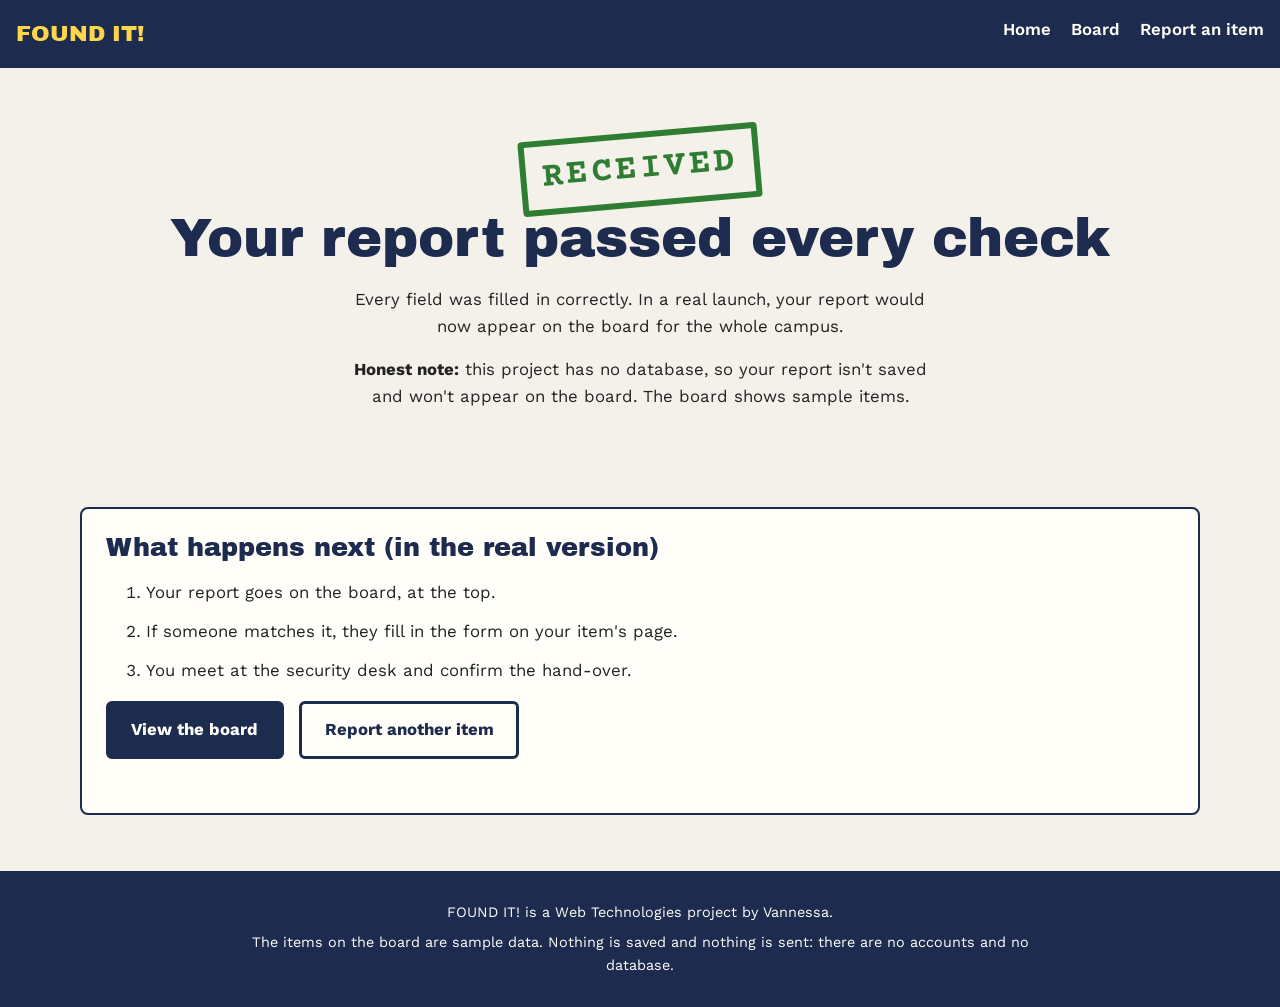
<file: report-sent.html>
<!doctype html>
<html lang="en-GH">
  <head>
    <meta charset="utf-8" />
    <meta name="viewport" content="width=device-width, initial-scale=1" />
    <title>Report received | FOUND IT!</title>
    <meta name="description" content="Your report passed every check." />
    <meta name="author" content="Vannessa" />
    <link rel="stylesheet" href="https://fonts.googleapis.com/css2?family=Archivo+Black&family=Courier+Prime:wght@400;700&family=Kalam:wght@400;700&family=Work+Sans:wght@400;600;700&display=swap" />
    <link rel="stylesheet" href="css/style.css" />
    <!-- No "defer" here on purpose: the page calls these functions while it loads -->
    <script src="js/script.js"></script>
  </head>

  <body>
    <header class="site-header">
      <a class="logo" href="index.html">FOUND IT!</a>
      <nav>
        <ul class="nav-list">
          <li><a href="index.html">Home</a></li>
          <li><a href="board.html">Board</a></li>
          <li><a href="report.html">Report an item</a></li>
        </ul>
      </nav>
    </header>

    <main>
      <section class="big-message">
        <p class="stamp stamp-found stamp-big">Received</p>
        <h1 class="page-title">Your report passed every check</h1>
        <p>
          Every field was filled in correctly. In a real launch, your report
          would now appear on the board for the whole campus.
        </p>
        <p>
          <strong>Honest note:</strong> this project has no database, so your
          report isn't saved and won't appear on the board. The board shows
          sample items.
        </p>
      </section>

      <section class="panel">
        <h2>What happens next (in the real version)</h2>
        <ol class="steps">
          <li>Your report goes on the board, at the top.</li>
          <li>If someone matches it, they fill in the form on your item's page.</li>
          <li>You meet at the security desk and confirm the hand-over.</li>
        </ol>
        <p>
          <a class="btn btn-primary" href="board.html">View the board</a>
          <a class="btn btn-secondary" href="report.html">Report another item</a>
        </p>
      </section>
    </main>

    <footer class="site-footer">
      <p>FOUND IT! is a Web Technologies project by Vannessa.</p>
      <p>
        The items on the board are sample data. Nothing is saved and nothing
        is sent: there are no accounts and no database.
      </p>
    </footer>
  </body>
</html>
</file>
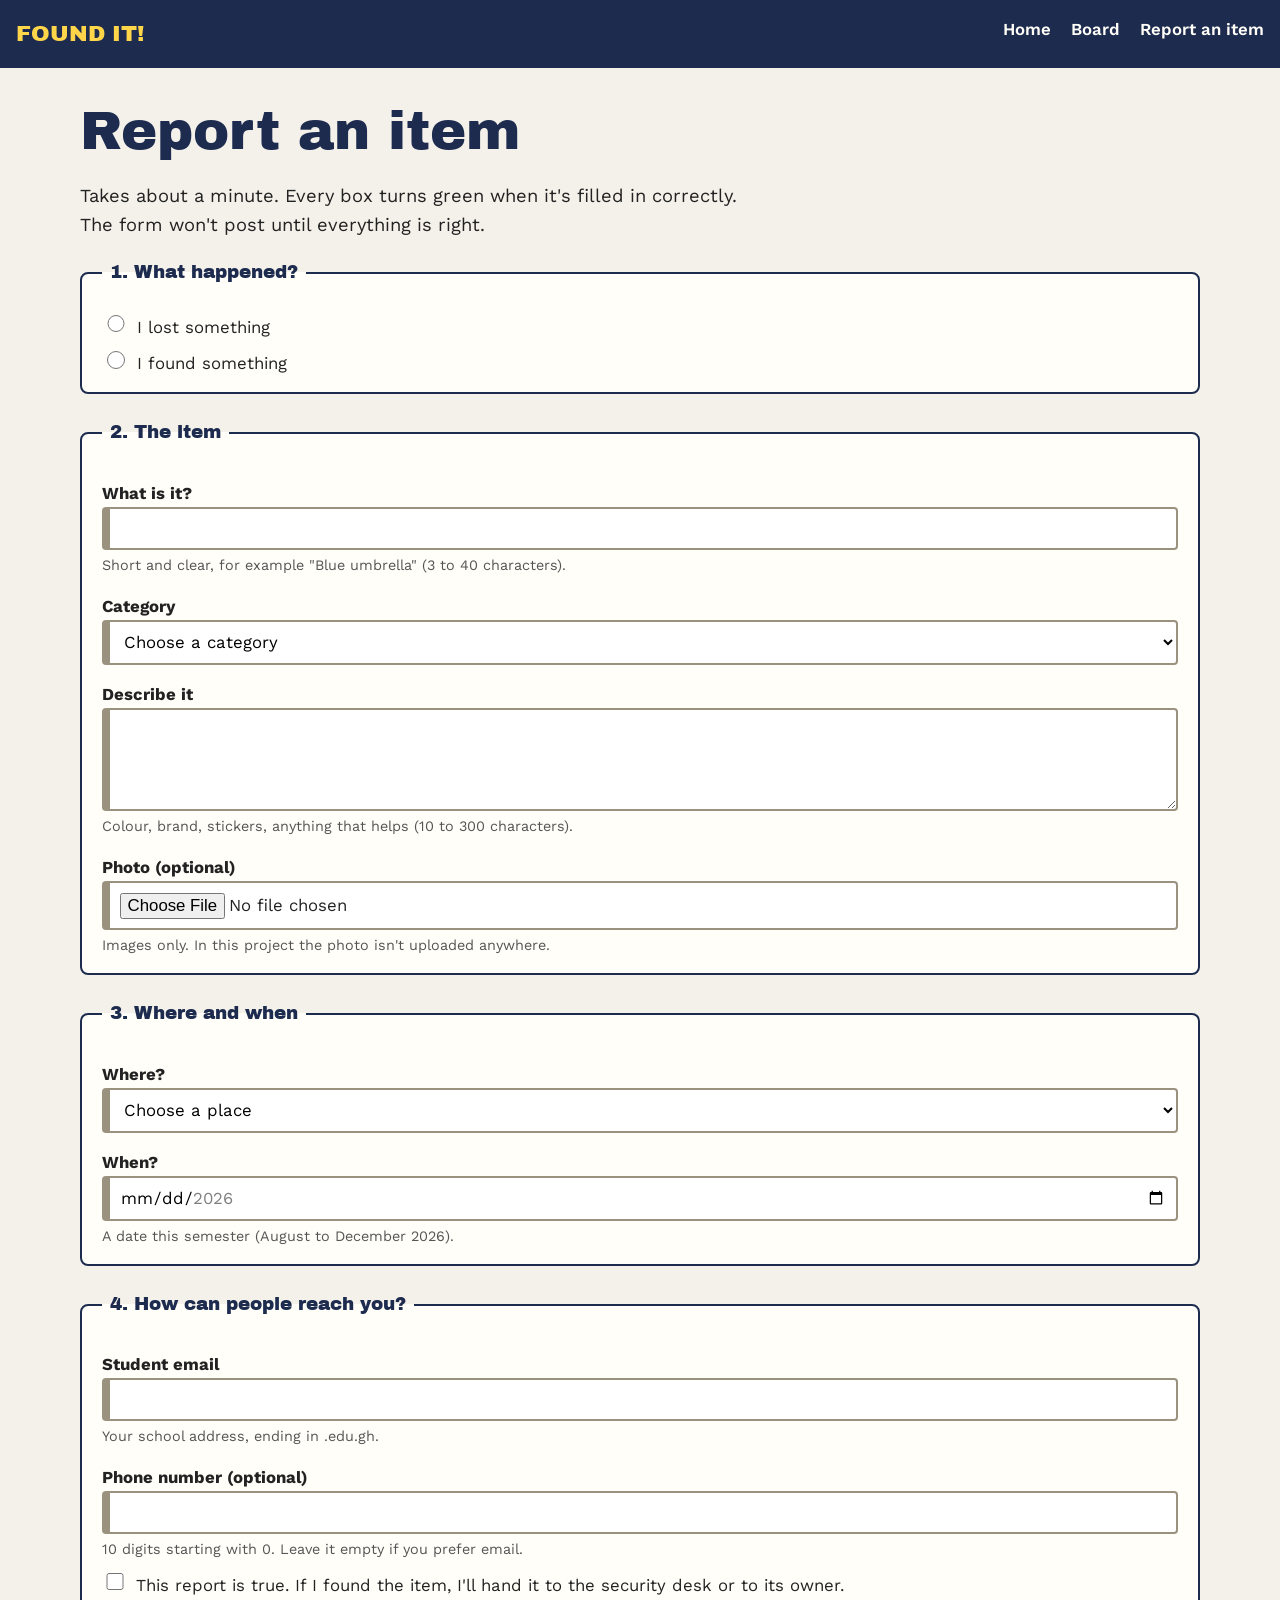
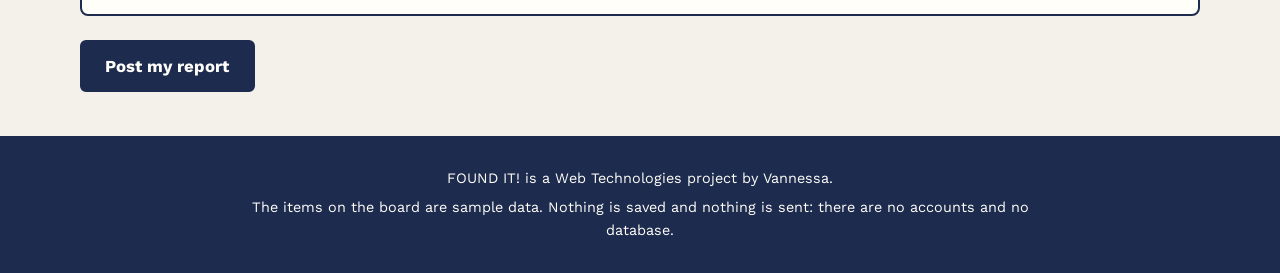
<file: report.html>
<!doctype html>
<html lang="en-GH">
  <head>
    <meta charset="utf-8" />
    <meta name="viewport" content="width=device-width, initial-scale=1" />
    <title>Report an item | FOUND IT!</title>
    <meta name="description" content="Report something you lost or found on campus." />
    <meta name="author" content="Vannessa" />
    <link rel="stylesheet" href="https://fonts.googleapis.com/css2?family=Archivo+Black&family=Courier+Prime:wght@400;700&family=Kalam:wght@400;700&family=Work+Sans:wght@400;600;700&display=swap" />
    <link rel="stylesheet" href="css/style.css" />
    <!-- No "defer" here on purpose: the page calls these functions while it loads -->
    <script src="js/script.js"></script>
  </head>

  <body>
    <header class="site-header">
      <a class="logo" href="index.html">FOUND IT!</a>
      <nav>
        <ul class="nav-list">
          <li><a href="index.html">Home</a></li>
          <li><a href="board.html">Board</a></li>
          <li><a href="report.html">Report an item</a></li>
        </ul>
      </nav>
    </header>

    <main>
      <h1 class="page-title">Report an item</h1>
      <p class="page-intro">
        Takes about a minute. Every box turns green when it's filled in
        correctly. The form won't post until everything is right.
      </p>

      <!--
        action: the page the form goes to when it's submitted.
        method="get": the answers are added to the address bar.
        All the checking is done by HTML attributes, with no JavaScript:
        required, minlength, maxlength, pattern, min and max (Lesson 5).
      -->
      <form action="report-sent.html" method="get">
        <fieldset>
          <legend>1. What happened?</legend>
          <label class="choice">
            <input type="radio" name="type" value="lost" required />
            <span>I lost something</span>
          </label>
          <label class="choice">
            <input type="radio" name="type" value="found" />
            <span>I found something</span>
          </label>
        </fieldset>

        <fieldset>
          <legend>2. The item</legend>

          <label class="field-label" for="item-name">What is it?</label>
          <input class="field" type="text" id="item-name" name="item-name" required minlength="3" maxlength="40" />
          <p class="hint">Short and clear, for example "Blue umbrella" (3 to 40 characters).</p>

          <label class="field-label" for="category">Category</label>
          <select class="field" id="category" name="category" required>
            <option value="">Choose a category</option>
            <option value="keys">Keys</option>
            <option value="ids">ID cards</option>
            <option value="tech">Electronics</option>
            <option value="bags">Bags and wallets</option>
            <option value="other">Something else</option>
          </select>

          <label class="field-label" for="description">Describe it</label>
          <textarea class="field" id="description" name="description" rows="4" required minlength="10" maxlength="300"></textarea>
          <p class="hint">Colour, brand, stickers, anything that helps (10 to 300 characters).</p>

          <label class="field-label" for="photo">Photo (optional)</label>
          <input class="field optional" type="file" id="photo" name="photo" accept="image/*" />
          <p class="hint">Images only. In this project the photo isn't uploaded anywhere.</p>
        </fieldset>

        <fieldset>
          <legend>3. Where and when</legend>

          <label class="field-label" for="location">Where?</label>
          <select class="field" id="location" name="location" required>
            <option value="">Choose a place</option>
            <option value="library">Main library</option>
            <option value="cafeteria">Cafeteria</option>
            <option value="halls">Lecture halls</option>
            <option value="hostels">Hostels</option>
            <option value="other">Somewhere else on campus</option>
          </select>

          <label class="field-label" for="date">When?</label>
          <input class="field" type="date" id="date" name="date" required min="2026-08-01" max="2026-12-31" />
          <p class="hint">A date this semester (August to December 2026).</p>
        </fieldset>

        <fieldset>
          <legend>4. How can people reach you?</legend>

          <label class="field-label" for="email">Student email</label>
          <input class="field" type="email" id="email" name="email" required pattern=".+@.+\.edu\.gh" />
          <p class="hint">Your school address, ending in .edu.gh.</p>

          <label class="field-label" for="phone">Phone number (optional)</label>
          <input class="field optional" type="tel" id="phone" name="phone" pattern="0[0-9]{9}" />
          <p class="hint">10 digits starting with 0. Leave it empty if you prefer email.</p>

          <label class="choice">
            <input type="checkbox" name="honest" value="yes" required />
            <span>This report is true. If I found the item, I'll hand it to the security desk or to its owner.</span>
          </label>
        </fieldset>

        <button class="btn btn-primary" type="submit">Post my report</button>
      </form>
    </main>

    <footer class="site-footer">
      <p>FOUND IT! is a Web Technologies project by Vannessa.</p>
      <p>
        The items on the board are sample data. Nothing is saved and nothing
        is sent: there are no accounts and no database.
      </p>
    </footer>
  </body>
</html>
</file>
<file: css/style.css>
/* ==========================================================
   FOUND IT! The campus lost-and-found board
   Main stylesheet, shared by every page.

   The look: a campus noticeboard. Cork board, pinned index
   cards and rubber stamps.

   Colours:
     Ink navy       #1d2b4f   headings, header, buttons
     Paper          #f4f1ea   page background
     Index card     #fffef8   cards and panels
     Cork           #c69c6d   the board
     Wood           #7a5230   board frame
     Lost red       #c62828
     Found green    #2e7d32
     Returned purple #5e35b1
     Note yellow    #ffd54a   highlights
     Text           #222222

   Fonts:
     Archivo Black  headings (bold poster lettering)
     Kalam          handwriting on the index cards
     Work Sans      normal reading text
     Courier Prime  stamps and small labels
   ========================================================== */


/* ---------- 1. Box model (Lesson 7) ----------
   Width includes padding and border everywhere. */
html {
  box-sizing: border-box;
}

*,
*::before,
*::after {
  box-sizing: inherit;
}


/* ---------- 2. Whole page ---------- */
body {
  margin: 0;
  background-color: #f4f1ea;
  color: #222222;
  font-family: "Work Sans", Arial, sans-serif;
  font-size: 1.05rem;
  line-height: 1.6;
}

h1,
h2 {
  font-family: "Archivo Black", Impact, sans-serif;
  font-weight: 400;
  color: #1d2b4f;
  line-height: 1.15;
}

h2 {
  font-size: 1.6rem;
  margin: 0 0 1rem;
}

a {
  color: #1d2b4f;
}

/* Keyboard users must see where they are (Lesson 4 tip) */
a:focus,
button:focus,
input:focus,
select:focus,
textarea:focus {
  outline: 3px solid #ffd54a;
}


/* ---------- 3. Header and navigation ---------- */
/* On phones the logo sits on its own line with the menu below it.
   From 40em wide (section 20) they sit side by side. */
.site-header {
  padding: 1rem;
  background-color: #1d2b4f;
}

.logo {
  display: block;
  margin-bottom: 0.5rem;
  font-family: "Archivo Black", Impact, sans-serif;
  font-size: 1.4rem;
  color: #ffd54a;
  text-decoration: none;
}

.nav-list {
  display: flex;
  list-style: none;
  margin: 0;
  padding: 0;
}

.nav-list li {
  margin-right: 1.25rem;
}

.nav-list a {
  color: #fffef8;
  font-weight: 600;
  text-decoration: none;
}

.nav-list a:hover {
  color: #ffd54a;
  text-decoration: underline;
}


/* ---------- 4. Main content area ---------- */
main {
  max-width: 72rem;
  margin: 0 auto;
  padding: 2rem 1rem;
}

section {
  margin-bottom: 3rem;
}

.page-title {
  font-size: calc(1.8rem + 2vw);
  margin: 0 0 0.5rem;
}

.page-intro {
  max-width: 42rem;
  font-size: 1.15rem;
}

.hint {
  margin: 0.25rem 0 0;
  font-size: 0.9rem;
  color: #555555;
}

.sample-note {
  font-family: "Courier Prime", "Courier New", monospace;
  font-size: 0.85rem;
  color: #555555;
}


/* ---------- 5. Buttons ----------
   Links are inline, so inline-block makes padding push other
   elements away properly (Lesson 7). */
.btn {
  display: inline-block;
  padding: 0.8rem 1.4rem;
  margin: 0 0.6rem 0.8rem 0;
  border: 3px solid #1d2b4f;
  border-radius: 6px;
  font-family: inherit;
  font-size: inherit;
  font-weight: 700;
  text-decoration: none;
  cursor: pointer;
}

.btn-primary {
  background-color: #1d2b4f;
  color: #fffef8;
}

.btn-primary:hover {
  background-color: #c62828;
  border-color: #c62828;
}

.btn-secondary {
  background-color: #fffef8;
  color: #1d2b4f;
}

.btn-secondary:hover {
  background-color: #ffd54a;
}


/* ---------- 6. Home page hero ---------- */
.hero-title {
  font-size: calc(2.6rem + 4vw);
  margin: 0;
  color: #c62828;
}

.tagline {
  margin: 0 0 1rem;
  font-size: 1.35rem;
  font-weight: 700;
  color: #1d2b4f;
}

/* A small piece of cork board with two notes pinned to it */
.hero-board {
  margin-top: 1.5rem;
  padding: 1.5rem;
  background-color: #c69c6d;
  border: 12px solid #7a5230;
  border-radius: 6px;
}

.note {
  margin: 0 0 1rem;
  padding: 0.75rem 1rem;
  font-family: "Kalam", "Comic Sans MS", cursive;
  font-size: 1.2rem;
  line-height: 1.3;
  color: #222222;
}

.note-yellow {
  background-color: #ffd54a;
  transform: rotate(-3deg);
}

.note-white {
  background-color: #fffef8;
  transform: rotate(2deg);
}


/* ---------- 7. Stat tiles (written by JavaScript) ---------- */
.stats {
  display: grid;
  grid-template-columns: 1fr 1fr;
  column-gap: 1rem;
}

.stat {
  margin-bottom: 1rem;
  padding: 1rem;
  background-color: #fffef8;
  border: 2px solid #1d2b4f;
  border-radius: 8px;
  text-align: center;
}

.stat-number {
  margin: 0;
  font-family: "Archivo Black", Impact, sans-serif;
  font-size: 2.2rem;
  color: #1d2b4f;
}

.stat-label {
  margin: 0;
  font-size: 0.95rem;
}

.stat-message {
  font-weight: 700;
  color: #2e7d32;
}


/* ---------- 8. The cork board and the index cards ---------- */
.board {
  display: grid;
  grid-template-columns: 1fr;
  column-gap: 1.5rem;
  padding: 1.5rem;
  background-color: #c69c6d;
  border: 14px solid #7a5230;
  border-radius: 6px;
}

.card {
  margin-bottom: 1.5rem;
  padding: 0 1rem 1rem;
  background-color: #fffef8;
  border-top: 6px solid #9fb6d9;
  border-radius: 2px;
}

/* Tilt the cards slightly, alternating left and right, so they
   look pinned by hand. nth-of-type is from the tables reading. */
.card:nth-of-type(odd) {
  transform: rotate(-1.5deg);
}

.card:nth-of-type(even) {
  transform: rotate(1.2deg);
}

/* The push pin: a small circle. A negative top margin pulls
   it up over the edge of the card (Lesson 7: margins can be negative). */
.pin {
  display: block;
  width: 18px;
  height: 18px;
  margin: -9px auto 0.5rem;
  background-color: #c62828;
  border: 3px solid #7f1d1d;
  border-radius: 50%;
}

.card h3 {
  margin: 0.25rem 0;
  font-family: "Kalam", "Comic Sans MS", cursive;
  font-size: 1.45rem;
  line-height: 1.2;
}

.card h3 a {
  color: #1d2b4f;
}

.card h3 a:hover {
  color: #c62828;
}

.card-meta {
  margin: 0;
  font-size: 0.9rem;
  color: #555555;
}

.card-text {
  margin: 0.5rem 0 0;
}


/* ---------- 9. Rubber stamps: LOST, FOUND, RETURNED ---------- */
.stamp {
  display: inline-block;
  margin: 0;
  padding: 0.1rem 0.6rem;
  border: 3px solid;
  border-radius: 4px;
  font-family: "Courier Prime", "Courier New", monospace;
  font-weight: 700;
  text-transform: uppercase;
  letter-spacing: 0.1em;
  transform: rotate(-5deg);
}

/* Each stamp only sets a colour. The border uses the text colour
   because "border: 3px solid" above gives no colour of its own. */
.stamp-lost {
  color: #c62828;
}

.stamp-found {
  color: #2e7d32;
}

.stamp-returned {
  color: #5e35b1;
}

.stamp-big {
  font-size: 2.2rem;
  padding: 0.2rem 1rem;
  border-width: 6px;
}


/* ---------- 10. Board filters ----------
   The radio buttons stay visible so they work with a keyboard.
   Each label comes straight after its radio, so
   ".filter-radio:checked + label" styles the chosen one. */
.filter-title {
  margin: 1rem 0 0.25rem;
  font-family: "Courier Prime", "Courier New", monospace;
  font-weight: 700;
  text-transform: uppercase;
  letter-spacing: 0.1em;
}

.filter-radio {
  width: 1.1rem;
  height: 1.1rem;
  margin: 0 0.15rem 0.5rem 0;
}

.filter-radio + label {
  display: inline-block;
  margin: 0 0.75rem 0.5rem 0;
  padding: 0.3rem 0.8rem;
  background-color: #fffef8;
  border: 2px solid #1d2b4f;
  border-radius: 20px;
  cursor: pointer;
}

.filter-radio + label:hover {
  background-color: #ffd54a;
}

.filter-radio:checked + label {
  background-color: #1d2b4f;
  color: #fffef8;
}

.board-area .board {
  margin-top: 1rem;
}


/* ---------- 11. CATEGORY FILTER: hides cards that don't match ----------
   How to read these long selectors:
   "When #cat-keys is checked, step over each element that comes
   after it (label, input, label...) until you reach .loc-area,
   then find the cards inside it."
   Each + steps to the very next sibling (Lesson 6).

   Rule 1 hides every card. Rule 2 shows the matching ones again.
   Both rules are equally specific, so the one written LAST wins.
   That's why the "show" rule must come after the "hide" rule. */

/* Keys: 7 siblings between #cat-keys and .loc-area */
#cat-keys:checked + label + input + label + input + label + input + label + .loc-area .card {
  display: none;
}
#cat-keys:checked + label + input + label + input + label + input + label + .loc-area .keys {
  display: block;
}

/* ID cards: 5 siblings */
#cat-ids:checked + label + input + label + input + label + .loc-area .card {
  display: none;
}
#cat-ids:checked + label + input + label + input + label + .loc-area .ids {
  display: block;
}

/* Electronics: 3 siblings */
#cat-tech:checked + label + input + label + .loc-area .card {
  display: none;
}
#cat-tech:checked + label + input + label + .loc-area .tech {
  display: block;
}

/* Bags and wallets: 1 sibling (its own label) */
#cat-bags:checked + label + .loc-area .card {
  display: none;
}
#cat-bags:checked + label + .loc-area .bags {
  display: block;
}


/* ---------- 12. LOCATION FILTER: fades out cards from other places ----------
   Same idea, but it changes opacity instead of display.
   Because the two filters change DIFFERENT properties, they
   work together: pick "Electronics" and "Cafeteria" and you
   see only electronics, with the cafeteria ones in full colour. */
#loc-library:checked + label + input + label + input + label + input + label + .board .card {
  opacity: 0.25;
}
#loc-library:checked + label + input + label + input + label + input + label + .board .library {
  opacity: 1;
}

#loc-cafeteria:checked + label + input + label + input + label + .board .card {
  opacity: 0.25;
}
#loc-cafeteria:checked + label + input + label + input + label + .board .cafeteria {
  opacity: 1;
}

#loc-halls:checked + label + input + label + .board .card {
  opacity: 0.25;
}
#loc-halls:checked + label + input + label + .board .halls {
  opacity: 1;
}

#loc-hostels:checked + label + .board .card {
  opacity: 0.25;
}
#loc-hostels:checked + label + .board .hostels {
  opacity: 1;
}


/* ---------- 13. Panels and the "how it works" steps ---------- */
.panel {
  margin-bottom: 1.5rem;
  padding: 1rem;
  background-color: #fffef8;
  border: 2px solid #1d2b4f;
  border-radius: 8px;
}

.steps li {
  margin-bottom: 0.75rem;
}


/* ---------- 14. Tables (Lesson 4) ---------- */
table {
  width: 100%;
  border-collapse: collapse;
  background-color: #fffef8;
}

caption {
  padding-bottom: 0.5rem;
  font-weight: 700;
  text-align: left;
}

th,
td {
  padding: 0.6rem;
  border: 1px solid #c9c2b2;
  text-align: left;
}

thead th {
  background-color: #1d2b4f;
  color: #fffef8;
}

tbody tr:nth-of-type(even) {
  background-color: #f4f1ea;
}

tfoot td,
tfoot th {
  font-weight: 700;
  background-color: #ffd54a;
}


/* ---------- 15. Item detail pages ---------- */
.breadcrumb {
  margin: 0 0 1rem;
  font-size: 0.95rem;
}

/* A big index card for the item's details */
.detail-card {
  margin-bottom: 1.5rem;
  padding: 0 1.5rem 1.5rem;
  background-color: #fffef8;
  border-top: 8px solid #9fb6d9;
  border-left: 1px solid #c9c2b2;
  border-right: 1px solid #c9c2b2;
  border-bottom: 1px solid #c9c2b2;
}

.detail-card h1 {
  font-family: "Kalam", "Comic Sans MS", cursive;
  font-weight: 700;
  font-size: calc(1.8rem + 1.5vw);
  margin: 0.5rem 0;
}

.detail-list dt {
  margin-top: 0.75rem;
  font-family: "Courier Prime", "Courier New", monospace;
  font-weight: 700;
  text-transform: uppercase;
  font-size: 0.85rem;
  color: #555555;
}

.detail-list dd {
  margin: 0;
  font-size: 1.1rem;
}

/* The status banner, written by JavaScript (writeStatus) */
.status {
  margin: 1rem 0;
  padding: 0.75rem 1rem;
  border-left: 8px solid;
  font-weight: 700;
}

.status-lost {
  background-color: #fde8e8;
  color: #8e1c1c;
}

.status-found {
  background-color: #e3f2e4;
  color: #1e5a22;
}

.status-returned {
  background-color: #ede7f6;
  color: #45278a;
}

.status-unknown {
  background-color: #eeeeee;
  color: #333333;
}


/* ---------- 16. Recovery progress (written by JavaScript) ---------- */
.progress {
  display: flex;
  list-style: none;
  margin: 0 0 1.5rem;
  padding: 0;
  font-size: 0.9rem;
}

.progress li {
  flex: 1;
  margin-right: 0.5rem;
  padding: 0.5rem;
  border-top: 6px solid #c9c2b2;
  color: #555555;
}

.progress .done {
  border-top-color: #2e7d32;
  color: #1e5a22;
}

.progress .current {
  border-top-color: #ffd54a;
  color: #1d2b4f;
  font-weight: 700;
}


/* ---------- 17. Forms (Lesson 5) ---------- */
fieldset {
  margin: 0 0 1.5rem;
  padding: 1rem 1.25rem;
  background-color: #fffef8;
  border: 2px solid #1d2b4f;
  border-radius: 8px;
}

legend {
  padding: 0 0.5rem;
  font-family: "Archivo Black", Impact, sans-serif;
  font-size: 1.15rem;
  color: #1d2b4f;
}

.field-label {
  display: block;
  margin-top: 1rem;
  font-weight: 700;
}

.field {
  display: block;
  width: 100%;
  padding: 0.6rem;
  border: 2px solid #9a927f;
  border-left-width: 8px;
  border-radius: 4px;
  font-family: inherit;
  font-size: inherit;
  background-color: #ffffff;
}

/* Live feedback while typing (Lesson 5, :valid).
   A field turns green once its value passes every rule. */
.field:valid {
  border-color: #2e7d32;
}

/* Radio and checkbox choices, one per line */
.choice {
  display: block;
  margin-top: 0.5rem;
  cursor: pointer;
}

.choice input {
  width: 1.1rem;
  height: 1.1rem;
  margin-right: 0.4rem;
}

/* The ticked choice turns bold and green (:checked + span) */
.choice input:checked + span {
  font-weight: 700;
  color: #1e5a22;
}


/* ---------- 18. Success and confirmation pages ---------- */
.big-message {
  padding: 2rem 1rem;
  text-align: center;
}

.big-message p {
  max-width: 36rem;
  margin-left: auto;
  margin-right: auto;
}


/* ---------- 19. Footer ---------- */
.site-footer {
  padding: 1.5rem 1rem;
  background-color: #1d2b4f;
  color: #fffef8;
  font-size: 0.9rem;
  text-align: center;
}

.site-footer p {
  max-width: 50rem;
  margin: 0.4rem auto;
}


/* ---------- 20. Medium screens and up (mobile first, Lesson 7) ---------- */
@media (width >= 40em) {
  /* Header in one row. flex: 1 lets the logo take the spare
     space, which pushes the menu to the right. */
  .site-header {
    display: flex;
  }

  .logo {
    flex: 1;
    margin-bottom: 0;
  }

  .nav-list li {
    margin-right: 0;
    margin-left: 1.25rem;
  }

  .board {
    grid-template-columns: 1fr 1fr;
  }

  .stats {
    grid-template-columns: 1fr 1fr 1fr 1fr;
  }

  .panel {
    padding: 1.5rem;
  }
}


/* ---------- 21. Large screens ---------- */
@media (width >= 64em) {
  .board {
    grid-template-columns: 1fr 1fr 1fr;
  }

  /* Home hero: text left, cork board right */
  .hero {
    display: grid;
    grid-template-columns: 3fr 2fr;
    column-gap: 3rem;
  }

  .hero-board {
    margin-top: 0;
  }

  /* Detail pages: item card left, recovery panel right */
  .detail-layout {
    display: grid;
    grid-template-columns: 1fr 1fr;
    column-gap: 2rem;
  }
}


/* ---------- 22. Small additions ---------- */

/* Pinned notes on the home page are links to real items */
a.note {
  display: block;
  text-decoration: none;
}

a.note:hover {
  text-decoration: underline;
}

/* A group of radio buttons inside a form gets its own small
   fieldset (Lesson 5: label the group with a legend). */
fieldset fieldset {
  margin: 1rem 0 0;
  padding: 0;
  border: none;
}

fieldset fieldset legend {
  padding: 0;
  font-family: inherit;
  font-size: inherit;
  font-weight: 700;
}

/* Optional fields are valid even when empty, so they shouldn't
   turn green. This rule comes after .field:valid and is just as
   specific, so it wins. */
.optional:valid {
  border-color: #9a927f;
}
</file>
